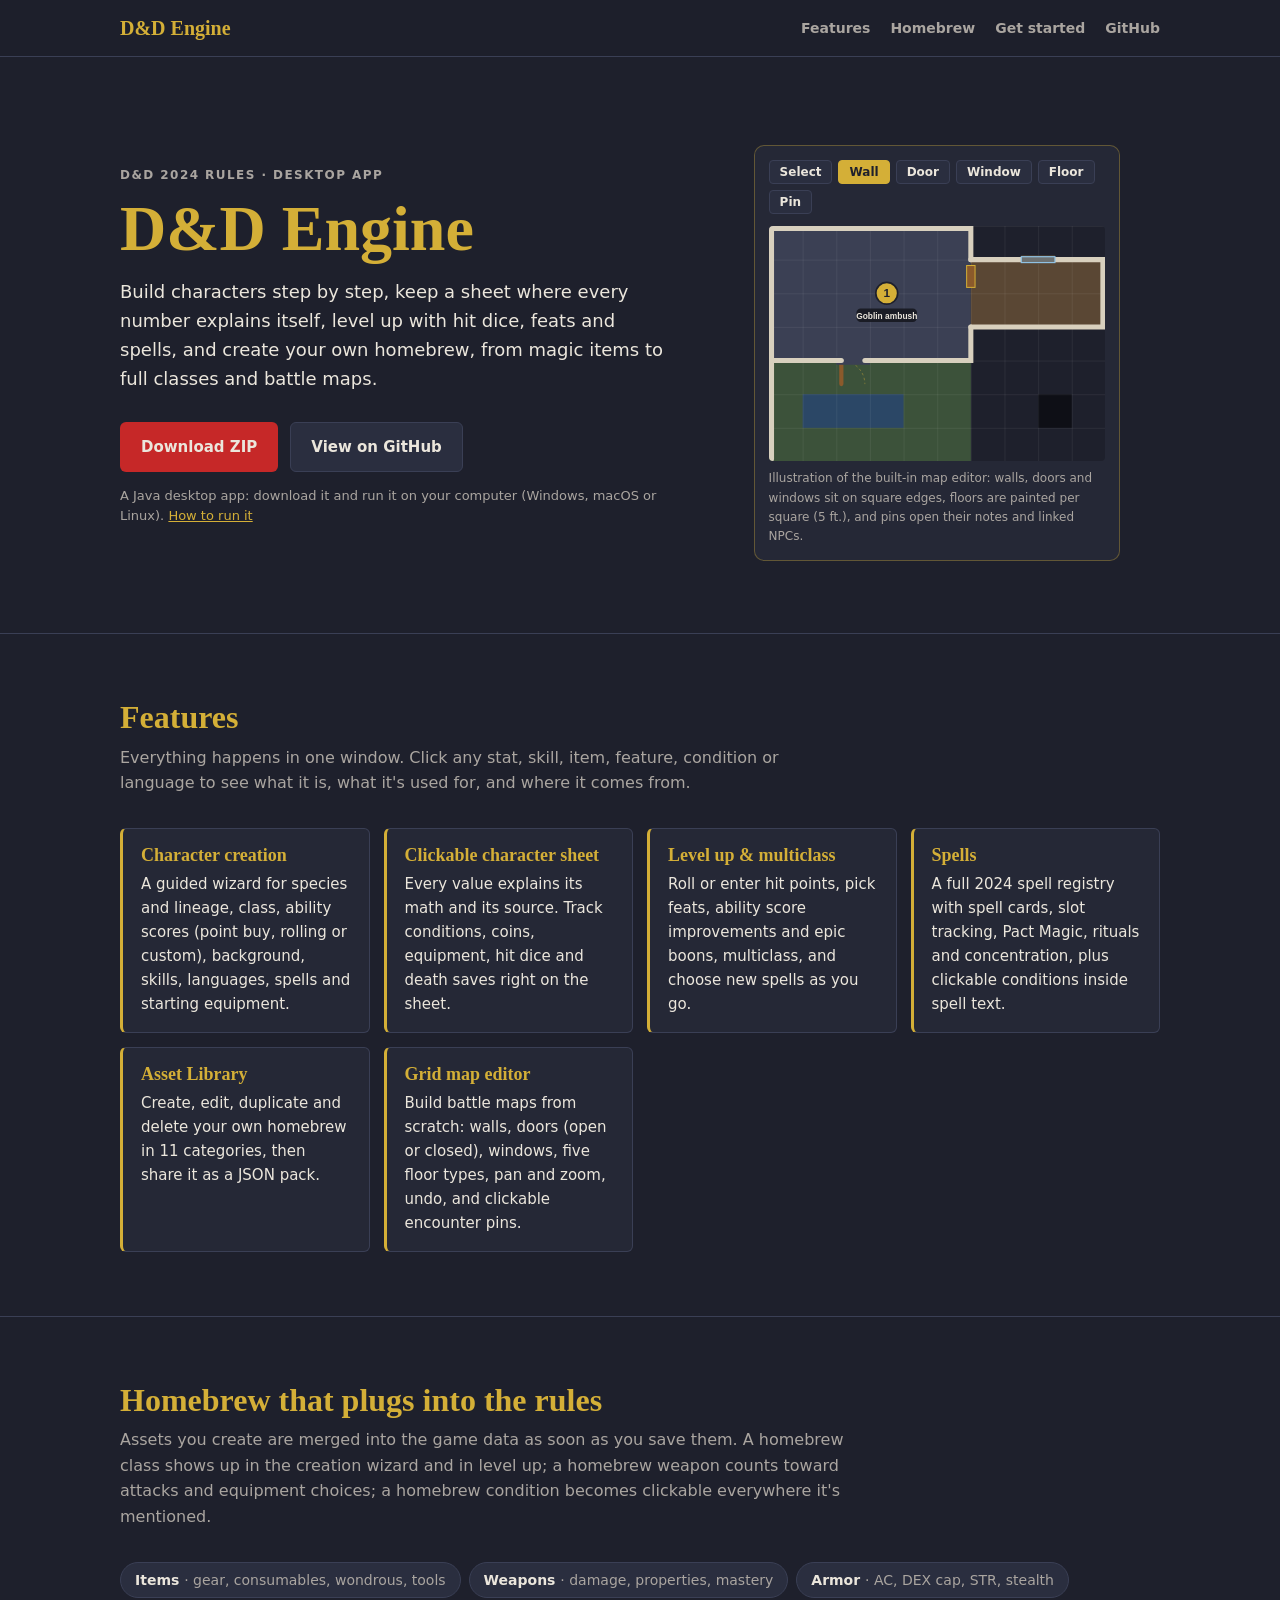
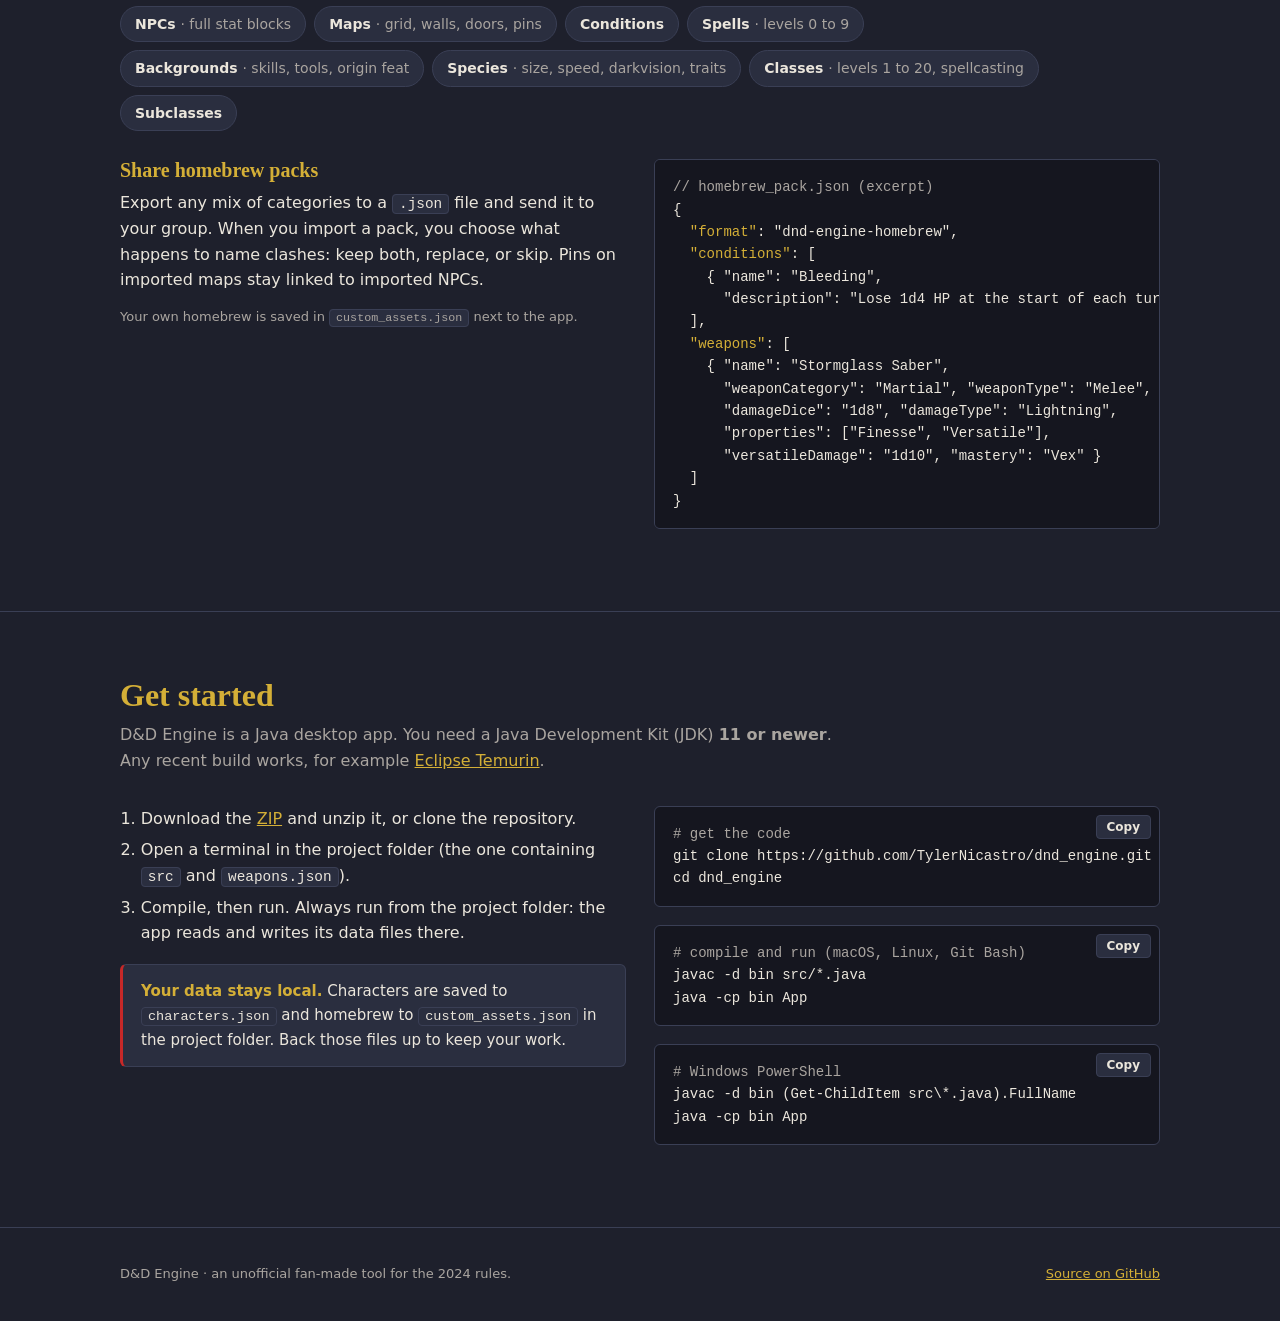
<file: index.html>
<!doctype html>
<html lang="en">
<head>
<meta charset="utf-8">
<meta name="viewport" content="width=device-width, initial-scale=1, viewport-fit=cover">
<title>D&amp;D Engine</title>
<meta name="description" content="A desktop D&amp;D 2024 (5.5e) character builder, character sheet, level-up tool and homebrew Asset Library with a built-in grid map editor.">
<meta name="color-scheme" content="dark">
<meta name="theme-color" content="#1E202C">
<meta property="og:title" content="D&amp;D Engine">
<meta property="og:description" content="Build characters, level them up, and create your own homebrew: items, spells, classes, species, maps and more.">
<meta property="og:type" content="website">
<link rel="icon" href="data:image/svg+xml,%3Csvg xmlns='http://www.w3.org/2000/svg' viewBox='0 0 64 64'%3E%3Cpolygon points='32,3 59,18 59,46 32,61 5,46 5,18' fill='%23252836' stroke='%23D4AF37' stroke-width='4'/%3E%3Ctext x='32' y='42' font-family='Georgia,serif' font-size='26' font-weight='700' fill='%23D4AF37' text-anchor='middle'%3E20%3C/text%3E%3C/svg%3E">
<style>
  :root {
    --bg: #1E202C;
    --card: #252836;
    --row: #2A2E3F;
    --border: #3A3F55;
    --gold: #D4AF37;
    --gold-soft: rgba(212, 175, 55, .35);
    --red: #C62828;
    --red-hover: #DC3C3C;
    --text: #EBE6DC;
    --muted: #AAA5A0;
    --stone: #3B4054;
    --wood: #5A4734;
    --grass: #3C523A;
    --water: #2B4766;
    --pit: #0E0F16;
    --wall: #D8D0BE;
    --serif: Georgia, "Times New Roman", serif;
    --sans: system-ui, -apple-system, "Segoe UI", Roboto, Helvetica, Arial, sans-serif;
    --mono: ui-monospace, "Cascadia Code", Consolas, Menlo, monospace;
    color-scheme: dark;
  }
  * { box-sizing: border-box; }
  html { scroll-behavior: smooth; }
  body {
    margin: 0;
    background: var(--bg);
    color: var(--text);
    font: 16px/1.6 var(--sans);
    padding: env(safe-area-inset-top, 0px) 0 env(safe-area-inset-bottom, 0px);
  }
  a { color: var(--gold); }
  a:hover { color: #E8C860; }
  img { max-width: 100%; }
  .wrap { max-width: 1080px; margin: 0 auto; padding-inline: 20px; }

  /* ---------- nav ---------- */
  nav {
    position: sticky; top: 0; z-index: 10;
    background: rgba(30, 32, 44, .92);
    backdrop-filter: blur(6px);
    border-bottom: 1px solid var(--border);
  }
  nav .wrap { display: flex; align-items: center; gap: 20px; min-height: 56px; flex-wrap: wrap; }
  .brand { font: 700 20px var(--serif); color: var(--gold); text-decoration: none; margin-right: auto; }
  nav a.link { color: var(--muted); text-decoration: none; font-size: 14px; font-weight: 600; }
  nav a.link:hover { color: var(--gold); }

  /* ---------- hero ---------- */
  header.hero { padding-block: 72px 56px; border-bottom: 1px solid var(--border); }
  .hero-grid { display: grid; grid-template-columns: 1.1fr .9fr; gap: 48px; align-items: center; }
  .eyebrow { color: var(--muted); font-size: 12px; font-weight: 700; letter-spacing: .12em; text-transform: uppercase; }
  h1 { font: 700 clamp(40px, 7vw, 64px)/1.05 var(--serif); color: var(--gold); margin: 10px 0 16px; }
  .lede { font-size: 18px; color: var(--text); max-width: 34em; margin: 0 0 28px; }
  .buttons { display: flex; flex-wrap: wrap; gap: 12px; }
  .btn {
    display: inline-block; padding: 12px 20px; border-radius: 6px; font-weight: 700; font-size: 15px;
    text-decoration: none; border: 1px solid transparent; transition: background .15s, border-color .15s, color .15s;
  }
  .btn-primary { background: var(--red); color: var(--text); }
  .btn-primary:hover { background: var(--red-hover); color: var(--text); }
  .btn-secondary { background: var(--row); color: var(--text); border-color: var(--border); }
  .btn-secondary:hover { border-color: var(--gold); color: var(--gold); }
  .note { color: var(--muted); font-size: 13px; margin-top: 14px; }

  /* mini map illustration (pure CSS/SVG, mirrors the in-app editor's palette) */
  .map-card { background: var(--card); border: 1px solid var(--gold-soft); border-radius: 10px; padding: 14px; }
  .map-card .bar { display: flex; gap: 6px; flex-wrap: wrap; margin-bottom: 12px; }
  .tool { font: 700 12px var(--sans); padding: 4px 10px; border-radius: 4px; background: var(--row); border: 1px solid var(--border); color: var(--text); }
  .tool.on { background: var(--gold); color: var(--bg); border-color: var(--gold); }
  .map-card svg { display: block; width: 100%; height: auto; border-radius: 4px; }
  .map-card .caption { color: var(--muted); font-size: 12px; margin-top: 8px; }

  /* ---------- sections ---------- */
  section { padding-block: 64px; border-bottom: 1px solid var(--border); }
  h2 { font: 700 32px/1.2 var(--serif); color: var(--gold); margin: 0 0 8px; }
  .section-lede { color: var(--muted); margin: 0 0 32px; max-width: 46em; }
  .grid { display: grid; grid-template-columns: repeat(auto-fit, minmax(240px, 1fr)); gap: 14px; }
  .card {
    background: var(--card); border: 1px solid var(--border); border-left: 3px solid var(--gold);
    border-radius: 6px; padding: 16px 18px;
  }
  .card h3 { margin: 0 0 6px; font: 700 18px var(--serif); color: var(--gold); }
  .card p { margin: 0; color: var(--text); font-size: 15px; }

  .chips { display: flex; flex-wrap: wrap; gap: 8px; margin: 0 0 28px; padding: 0; list-style: none; }
  .chips li {
    background: var(--row); border: 1px solid var(--border); border-radius: 999px;
    padding: 6px 14px; font-weight: 700; font-size: 14px;
  }
  .chips li span { color: var(--muted); font-weight: 400; }

  .two-col { display: grid; grid-template-columns: 1fr 1fr; gap: 28px; align-items: start; }
  /* let grid columns shrink below their content (code blocks scroll instead of widening the page) */
  .two-col > *, .hero-grid > *, .grid > * { min-width: 0; }

  /* ---------- code ---------- */
  .code {
    position: relative; background: #15161F; border: 1px solid var(--border); border-radius: 6px;
    margin: 0 0 18px; overflow-x: auto;
  }
  .code pre { margin: 0; padding: 16px 18px; font: 14px/1.6 var(--mono); color: var(--text); white-space: pre; }
  .code .c { color: var(--muted); }
  .code .k { color: var(--gold); }
  .copy {
    position: absolute; top: 8px; right: 8px; font: 700 12px var(--sans); cursor: pointer;
    background: var(--row); color: var(--text); border: 1px solid var(--border); border-radius: 4px; padding: 4px 10px;
  }
  .copy:hover { border-color: var(--gold); color: var(--gold); }
  ol.steps { padding-left: 1.3em; margin: 0 0 18px; }
  ol.steps li { margin-bottom: 6px; }
  code.inline { font-family: var(--mono); font-size: .9em; background: var(--row); border: 1px solid var(--border); border-radius: 4px; padding: 1px 6px; }

  .callout {
    background: var(--row); border: 1px solid var(--border); border-left: 3px solid var(--red);
    border-radius: 6px; padding: 14px 18px; color: var(--text); font-size: 15px;
  }
  .callout strong { color: var(--gold); }

  footer { padding-block: 36px; color: var(--muted); font-size: 13px; }
  footer .wrap { display: flex; flex-wrap: wrap; gap: 12px 24px; justify-content: space-between; }

  @media (max-width: 820px) {
    .hero-grid, .two-col { grid-template-columns: 1fr; }
    header.hero { padding-block: 48px 40px; }
    nav a.link.optional { display: none; }
  }
</style>
</head>
<body>

<nav>
  <div class="wrap">
    <a class="brand" href="#top">D&amp;D Engine</a>
    <a class="link optional" href="#features">Features</a>
    <a class="link optional" href="#homebrew">Homebrew</a>
    <a class="link" href="#get-started">Get started</a>
    <a class="link" href="https://github.com/TylerNicastro/dnd_engine">GitHub</a>
  </div>
</nav>

<header class="hero" id="top">
  <div class="wrap hero-grid">
    <div>
      <div class="eyebrow">D&amp;D 2024 rules · Desktop app</div>
      <h1>D&amp;D Engine</h1>
      <p class="lede">Build characters step by step, keep a sheet where every number explains itself, level up with hit dice, feats and spells, and create your own homebrew, from magic items to full classes and battle maps.</p>
      <div class="buttons">
        <a class="btn btn-primary" href="https://github.com/TylerNicastro/dnd_engine/archive/refs/heads/main.zip">Download ZIP</a>
        <a class="btn btn-secondary" href="https://github.com/TylerNicastro/dnd_engine">View on GitHub</a>
      </div>
      <p class="note">A Java desktop app: download it and run it on your computer (Windows, macOS or Linux). <a href="#get-started">How to run it</a></p>
    </div>

    <figure class="map-card" aria-label="Illustration of the built-in grid map editor">
      <div class="bar" aria-hidden="true">
        <span class="tool">Select</span><span class="tool on">Wall</span><span class="tool">Door</span>
        <span class="tool">Window</span><span class="tool">Floor</span><span class="tool">Pin</span>
      </div>
      <svg viewBox="0 0 400 280" role="img" aria-label="A small dungeon: stone room, wooden hall, water, a door, a window and an encounter pin">
        <defs>
          <pattern id="g" width="40" height="40" patternUnits="userSpaceOnUse">
            <path d="M40 0H0V40" fill="none" stroke="rgba(255,255,255,.14)" stroke-width="1"/>
          </pattern>
        </defs>
        <rect width="400" height="280" fill="#1E202C"/>
        <rect x="0" y="0" width="240" height="160" fill="#3B4054"/>
        <rect x="240" y="40" width="160" height="80" fill="#5A4734"/>
        <rect x="0" y="160" width="240" height="120" fill="#3C523A"/>
        <rect x="40" y="200" width="120" height="40" fill="#2B4766"/>
        <rect x="320" y="200" width="40" height="40" fill="#0E0F16"/>
        <rect width="400" height="280" fill="url(#g)"/>
        <g stroke="#D8D0BE" stroke-width="6" stroke-linecap="round" fill="none">
          <path d="M3 3H240V40M240 120V160H3V3"/>
          <path d="M240 40H397V120H240"/>
          <path d="M3 160V277"/>
        </g>
        <!-- closed door on the room's east wall -->
        <rect x="235" y="47" width="10" height="26" fill="#8B5A2B" stroke="#D4AF37" stroke-width="1.2"/>
        <!-- open door on the room's south wall -->
        <path d="M86 160A28 28 0 0 1 114 188" stroke="rgba(212,175,55,.5)" stroke-dasharray="3 3" fill="none"/>
        <line x1="86" y1="160" x2="86" y2="188" stroke="#8B5A2B" stroke-width="5" stroke-linecap="round"/>
        <rect x="80" y="155" width="40" height="10" fill="#3B4054"/>
        <line x1="80" y1="160" x2="86" y2="160" stroke="#D8D0BE" stroke-width="6" stroke-linecap="round"/>
        <line x1="114" y1="160" x2="120" y2="160" stroke="#D8D0BE" stroke-width="6" stroke-linecap="round"/>
        <!-- window on the hall's north wall -->
        <rect x="300" y="35" width="40" height="10" fill="#5A4734"/>
        <rect x="300" y="36.5" width="40" height="7" fill="rgba(143,193,227,.35)" stroke="#8FC1E3" stroke-width="1.4"/>
        <!-- encounter pin -->
        <circle cx="140" cy="80" r="13" fill="#D4AF37" stroke="#1E202C" stroke-width="2"/>
        <text x="140" y="85" text-anchor="middle" font-family="Arial, sans-serif" font-weight="700" font-size="14" fill="#1E202C">1</text>
        <rect x="104" y="98" width="72" height="16" rx="5" fill="rgba(20,22,30,.85)"/>
        <text x="140" y="110" text-anchor="middle" font-family="Arial, sans-serif" font-weight="700" font-size="10" fill="#EBE6DC">Goblin ambush</text>
      </svg>
      <figcaption class="caption">Illustration of the built-in map editor: walls, doors and windows sit on square edges, floors are painted per square (5 ft.), and pins open their notes and linked NPCs.</figcaption>
    </figure>
  </div>
</header>

<main>
  <section id="features">
    <div class="wrap">
      <h2>Features</h2>
      <p class="section-lede">Everything happens in one window. Click any stat, skill, item, feature, condition or language to see what it is, what it's used for, and where it comes from.</p>
      <div class="grid">
        <div class="card"><h3>Character creation</h3><p>A guided wizard for species and lineage, class, ability scores (point buy, rolling or custom), background, skills, languages, spells and starting equipment.</p></div>
        <div class="card"><h3>Clickable character sheet</h3><p>Every value explains its math and its source. Track conditions, coins, equipment, hit dice and death saves right on the sheet.</p></div>
        <div class="card"><h3>Level up &amp; multiclass</h3><p>Roll or enter hit points, pick feats, ability score improvements and epic boons, multiclass, and choose new spells as you go.</p></div>
        <div class="card"><h3>Spells</h3><p>A full 2024 spell registry with spell cards, slot tracking, Pact Magic, rituals and concentration, plus clickable conditions inside spell text.</p></div>
        <div class="card"><h3>Asset Library</h3><p>Create, edit, duplicate and delete your own homebrew in 11 categories, then share it as a JSON pack.</p></div>
        <div class="card"><h3>Grid map editor</h3><p>Build battle maps from scratch: walls, doors (open or closed), windows, five floor types, pan and zoom, undo, and clickable encounter pins.</p></div>
      </div>
    </div>
  </section>

  <section id="homebrew">
    <div class="wrap">
      <h2>Homebrew that plugs into the rules</h2>
      <p class="section-lede">Assets you create are merged into the game data as soon as you save them. A homebrew class shows up in the creation wizard and in level up; a homebrew weapon counts toward attacks and equipment choices; a homebrew condition becomes clickable everywhere it's mentioned.</p>
      <ul class="chips">
        <li>Items <span>· gear, consumables, wondrous, tools</span></li>
        <li>Weapons <span>· damage, properties, mastery</span></li>
        <li>Armor <span>· AC, DEX cap, STR, stealth</span></li>
        <li>NPCs <span>· full stat blocks</span></li>
        <li>Maps <span>· grid, walls, doors, pins</span></li>
        <li>Conditions</li>
        <li>Spells <span>· levels 0 to 9</span></li>
        <li>Backgrounds <span>· skills, tools, origin feat</span></li>
        <li>Species <span>· size, speed, darkvision, traits</span></li>
        <li>Classes <span>· levels 1 to 20, spellcasting</span></li>
        <li>Subclasses</li>
      </ul>
      <div class="two-col">
        <div>
          <h3 style="font:700 20px var(--serif);color:var(--gold);margin:0 0 8px">Share homebrew packs</h3>
          <p style="margin:0 0 14px">Export any mix of categories to a <code class="inline">.json</code> file and send it to your group. When you import a pack, you choose what happens to name clashes: keep both, replace, or skip. Pins on imported maps stay linked to imported NPCs.</p>
          <p class="note" style="margin:0">Your own homebrew is saved in <code class="inline">custom_assets.json</code> next to the app.</p>
        </div>
        <div class="code" aria-label="Example homebrew pack">
          <pre><span class="c">// homebrew_pack.json (excerpt)</span>
{
  <span class="k">"format"</span>: "dnd-engine-homebrew",
  <span class="k">"conditions"</span>: [
    { "name": "Bleeding",
      "description": "Lose 1d4 HP at the start of each turn." }
  ],
  <span class="k">"weapons"</span>: [
    { "name": "Stormglass Saber",
      "weaponCategory": "Martial", "weaponType": "Melee",
      "damageDice": "1d8", "damageType": "Lightning",
      "properties": ["Finesse", "Versatile"],
      "versatileDamage": "1d10", "mastery": "Vex" }
  ]
}</pre>
        </div>
      </div>
    </div>
  </section>

  <section id="get-started">
    <div class="wrap">
      <h2>Get started</h2>
      <p class="section-lede">D&amp;D Engine is a Java desktop app. You need a Java Development Kit (JDK) <strong>11 or newer</strong>. Any recent build works, for example <a href="https://adoptium.net/">Eclipse Temurin</a>.</p>
      <div class="two-col">
        <div>
          <ol class="steps">
            <li>Download the <a href="https://github.com/TylerNicastro/dnd_engine/archive/refs/heads/main.zip">ZIP</a> and unzip it, or clone the repository.</li>
            <li>Open a terminal in the project folder (the one containing <code class="inline">src</code> and <code class="inline">weapons.json</code>).</li>
            <li>Compile, then run. Always run from the project folder: the app reads and writes its data files there.</li>
          </ol>
          <div class="callout"><strong>Your data stays local.</strong> Characters are saved to <code class="inline">characters.json</code> and homebrew to <code class="inline">custom_assets.json</code> in the project folder. Back those files up to keep your work.</div>
        </div>
        <div>
          <div class="code">
            <button class="copy" type="button" data-copy="clone">Copy</button>
<pre id="clone"><span class="c"># get the code</span>
git clone https://github.com/TylerNicastro/dnd_engine.git
cd dnd_engine</pre>
          </div>
          <div class="code">
            <button class="copy" type="button" data-copy="run">Copy</button>
<pre id="run"><span class="c"># compile and run (macOS, Linux, Git Bash)</span>
javac -d bin src/*.java
java -cp bin App</pre>
          </div>
          <div class="code">
            <button class="copy" type="button" data-copy="runwin">Copy</button>
<pre id="runwin"><span class="c"># Windows PowerShell</span>
javac -d bin (Get-ChildItem src\*.java).FullName
java -cp bin App</pre>
          </div>
        </div>
      </div>
    </div>
  </section>
</main>

<footer>
  <div class="wrap">
    <span>D&amp;D Engine · an unofficial fan-made tool for the 2024 rules.</span>
    <span><a href="https://github.com/TylerNicastro/dnd_engine">Source on GitHub</a></span>
  </div>
</footer>

<script>
  // Copy buttons for the command blocks (Clipboard API needs HTTPS, which GitHub Pages provides)
  document.querySelectorAll('.copy').forEach(function (btn) {
    btn.addEventListener('click', function () {
      var pre = document.getElementById(btn.getAttribute('data-copy'));
      var text = pre.innerText.split('\n').filter(function (l) { return l.trim().charAt(0) !== '#'; }).join('\n').trim();
      var done = function (ok) {
        btn.textContent = ok ? 'Copied' : 'Select & copy';
        setTimeout(function () { btn.textContent = 'Copy'; }, 1600);
      };
      if (navigator.clipboard && window.isSecureContext) {
        navigator.clipboard.writeText(text).then(function () { done(true); }, function () { done(false); });
      } else {
        var range = document.createRange();
        range.selectNodeContents(pre);
        var sel = window.getSelection();
        sel.removeAllRanges();
        sel.addRange(range);
        done(false);
      }
    });
  });
</script>
</body>
</html>
</file>
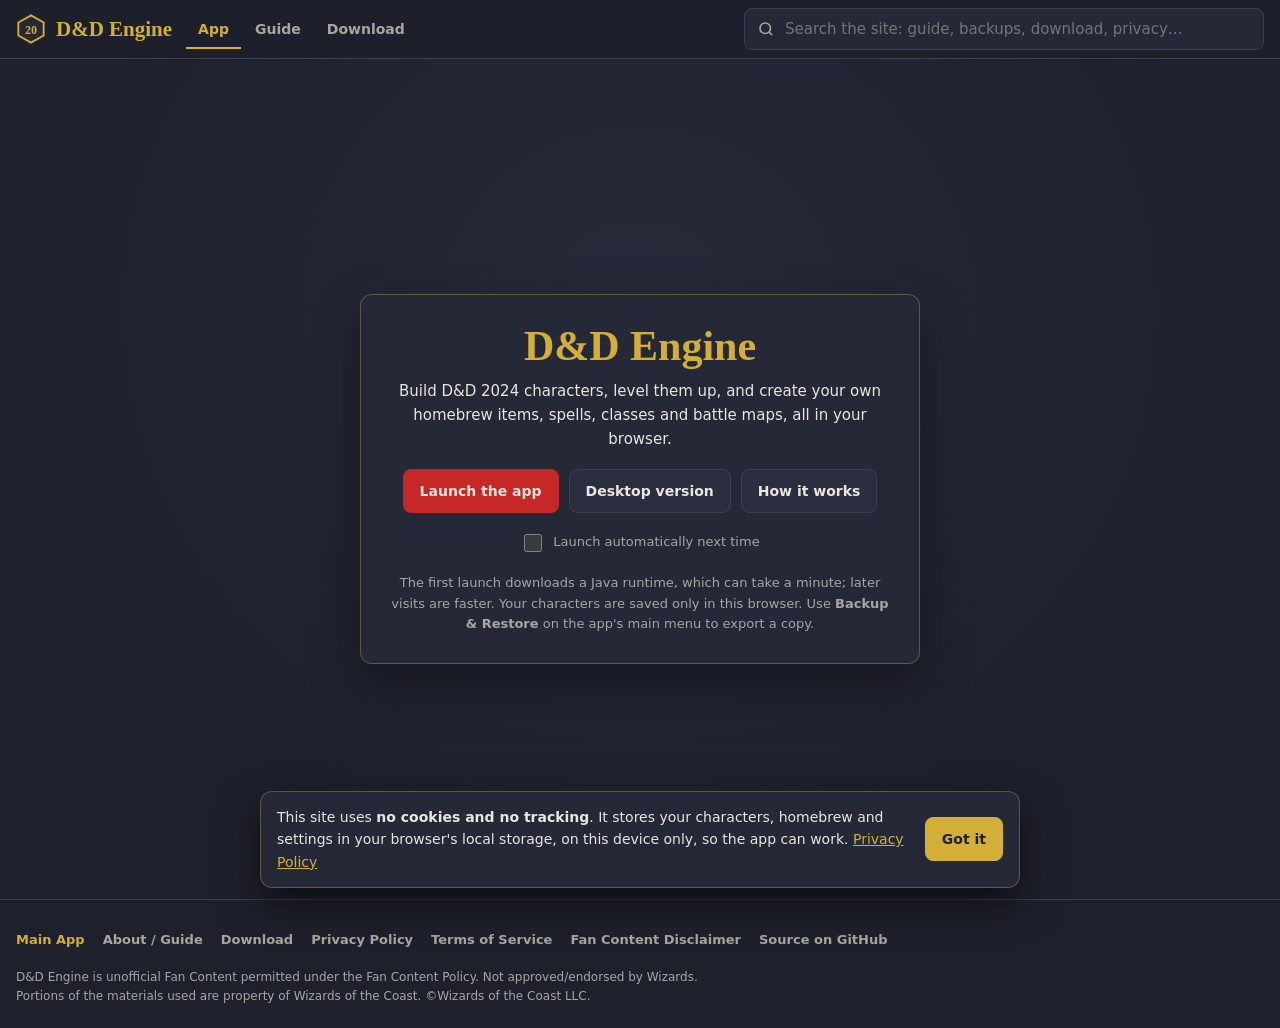
<file: web/index.html>
<!doctype html>
<html lang="en">
<head>
<meta charset="utf-8">
<meta name="viewport" content="width=device-width, initial-scale=1, viewport-fit=cover">
<title>D&amp;D Engine: Character Builder &amp; Homebrew Toolkit</title>
<meta name="description" content="Free, unofficial D&amp;D 2024 (5.5e) character builder that runs in your browser: guided character creation, a clickable character sheet, level up, spells, a homebrew Asset Library and a grid map editor. Your data stays on your device.">
<meta name="keywords" content="D&amp;D, 5.5e, 2024 rules, character builder, character sheet, homebrew, spells, feats, battle map">
<meta name="author" content="Tyler Nicastro">
<meta name="robots" content="index, follow">
<meta name="color-scheme" content="dark">
<meta name="theme-color" content="#1E202C">
<link rel="canonical" href="https://tylernicastro.github.io/dnd_engine/">

<meta property="og:type" content="website">
<meta property="og:site_name" content="D&amp;D Engine">
<meta property="og:title" content="D&amp;D Engine: Character Builder &amp; Homebrew Toolkit">
<meta property="og:description" content="Build D&amp;D 2024 characters, level them up, and create homebrew items, spells, classes and battle maps, right in your browser.">
<meta property="og:url" content="https://tylernicastro.github.io/dnd_engine/">
<meta property="og:image" content="https://tylernicastro.github.io/dnd_engine/og-image.png">
<meta property="og:image:width" content="1200">
<meta property="og:image:height" content="630">
<meta property="og:image:alt" content="D&amp;D Engine: character builder and homebrew toolkit">
<meta name="twitter:card" content="summary_large_image">
<meta name="twitter:title" content="D&amp;D Engine: Character Builder &amp; Homebrew Toolkit">
<meta name="twitter:description" content="Build D&amp;D 2024 characters and homebrew in your browser. Your data stays on your device.">
<meta name="twitter:image" content="https://tylernicastro.github.io/dnd_engine/og-image.png">

<link rel="icon" href="data:image/svg+xml,%3Csvg xmlns='http://www.w3.org/2000/svg' viewBox='0 0 64 64'%3E%3Cpolygon points='32,3 59,18 59,46 32,61 5,46 5,18' fill='%23252836' stroke='%23D4AF37' stroke-width='4'/%3E%3Ctext x='32' y='42' font-family='Georgia,serif' font-size='26' font-weight='700' fill='%23D4AF37' text-anchor='middle'%3E20%3C/text%3E%3C/svg%3E">
<link rel="stylesheet" href="site.css">

<script type="application/ld+json">
{
  "@context": "https://schema.org",
  "@type": "WebApplication",
  "name": "D&D Engine",
  "url": "https://tylernicastro.github.io/dnd_engine/",
  "applicationCategory": "GameApplication",
  "operatingSystem": "Any (modern web browser); desktop version for Windows, macOS and Linux",
  "description": "Unofficial D&D 2024 character builder, character sheet, level-up tool and homebrew toolkit.",
  "offers": { "@type": "Offer", "price": "0", "priceCurrency": "USD" }
}
</script>

<!-- CheerpJ runs the Java app in the browser. CheerpJ 5 with Java 11 (the app needs Java 9+ APIs, so CheerpJ 3 / Java 8 can't run it). -->
<script src="https://cjrtnc.leaningtech.com/5.0/loader.js" defer></script>

<style>
  /* App page only: the CheerpJ display and its launch / loading / error cards */
  footer.site { border-top: 0; }
  .app-frame {
    position: relative; flex: none;
    height: calc(100vh - var(--header-h));
    height: calc(100dvh - var(--header-h));
    min-height: 460px;
    background: var(--bg);
    border-bottom: 1px solid var(--border);
  }
  #display { position: absolute; inset: 0; width: 100%; height: 100%; }
  .stage {
    position: absolute; inset: 0; z-index: 5; display: flex; align-items: center; justify-content: center;
    padding: 24px max(16px, env(safe-area-inset-left, 0px)); background: radial-gradient(ellipse at 50% 30%, #262a3a 0%, var(--bg) 70%);
  }
  .stage-card {
    width: 100%; max-width: 560px; background: var(--card); border: 1px solid var(--gold-soft); border-radius: 12px;
    padding: 28px; text-align: center; box-shadow: 0 20px 50px rgba(0, 0, 0, .35);
  }
  .stage-card h1 { font: 700 clamp(30px, 6vw, 42px)/1.1 var(--serif); color: var(--gold); margin: 0 0 10px; }
  .stage-card p { margin: 0 0 18px; }
  .stage-card .fine { color: var(--muted); font-size: 13px; margin: 14px 0 0; }
  .stage-card .row { justify-content: center; }
  .check { display: inline-flex; align-items: center; gap: 8px; margin-top: 14px; color: var(--muted); font-size: 13px; cursor: pointer; min-height: 32px; }
  .check input { width: 18px; height: 18px; accent-color: var(--gold); }
  .tip { display: none; margin-top: 14px; padding: 10px 12px; border-radius: 8px; background: var(--row); border: 1px solid var(--border); color: var(--text); font-size: 13px; text-align: left; }
  .spinner { width: 42px; height: 42px; margin: 4px auto 16px; border-radius: 50%; border: 4px solid var(--row); border-top-color: var(--gold); animation: spin 1s linear infinite; }
  @keyframes spin { to { transform: rotate(360deg); } }
  @media (prefers-reduced-motion: reduce) { .spinner { animation-duration: 3s; } }
  @media (max-width: 860px) { .tip { display: block; } }
  @media (max-width: 460px) { .stage-card { padding: 20px 16px; } }
</style>
</head>
<body>
<a class="skip" href="#main">Skip to content</a>

<header class="site" id="siteHeader">
  <div class="bar">
    <a class="brand" href="./" aria-label="D&amp;D Engine home">
      <svg viewBox="0 0 64 64" aria-hidden="true"><polygon points="32,3 59,18 59,46 32,61 5,46 5,18" fill="#252836" stroke="#D4AF37" stroke-width="4"/><text x="32" y="42" font-family="Georgia,serif" font-size="26" font-weight="700" fill="#D4AF37" text-anchor="middle">20</text></svg>
      <span>D&amp;D Engine</span>
    </a>
    <nav class="nav" aria-label="Main">
      <a href="./" aria-current="page">App</a>
      <a href="about.html">Guide</a>
      <a href="download.html">Download</a>
    </nav>
    <div class="search" id="search" role="search">
      <label class="sr-only" for="q">Search this website</label>
      <svg class="icon" width="18" height="18" viewBox="0 0 24 24" fill="none" stroke="currentColor" stroke-width="2.2" aria-hidden="true"><circle cx="11" cy="11" r="7"/><path d="m20 20-3.5-3.5"/></svg>
      <input id="q" type="search" autocomplete="off" spellcheck="false" enterkeyhint="go"
             placeholder="Search the site: guide, backups, download, privacy…"
             role="combobox" aria-expanded="false" aria-controls="resultList" aria-autocomplete="list">
      <button class="clear" id="qClear" type="button" aria-label="Clear search" hidden>&times;</button>
      <div class="results" id="results" hidden><ul id="resultList" role="listbox" aria-label="Pages and sections"></ul></div>
    </div>
  </div>
</header>

<main id="main">
  <section class="app-frame" aria-label="D&amp;D Engine app">
    <div id="display"></div>

    <div class="stage" id="stageLaunch">
      <div class="stage-card">
        <h1>D&amp;D Engine</h1>
        <p>Build D&amp;D 2024 characters, level them up, and create your own homebrew items, spells, classes and battle maps, all in your browser.</p>
        <div class="row">
          <button class="btn btn-primary" id="launchBtn" type="button">Launch the app</button>
          <a class="btn" href="download.html">Desktop version</a>
          <a class="btn" href="about.html">How it works</a>
        </div>
        <label class="check"><input type="checkbox" id="autoLaunch"> Launch automatically next time</label>
        <p class="fine">The first launch downloads a Java runtime, which can take a minute; later visits are faster. Your characters are saved only in this browser. Use <strong>Backup &amp; Restore</strong> on the app's main menu to export a copy.</p>
        <div class="tip">Tip: the app is designed for larger screens. On a phone, turn it sideways or use a tablet or computer for the best experience.</div>
      </div>
    </div>

    <div class="stage" id="stageLoading" hidden>
      <div class="stage-card" role="status" aria-live="polite">
        <div class="spinner" aria-hidden="true"></div>
        <p id="loadingText" style="margin:0">Starting the Java runtime…</p>
      </div>
    </div>

    <div class="stage" id="stageError" hidden>
      <div class="stage-card" role="alert">
        <h1 style="font-size:28px">Couldn't start the app</h1>
        <p id="errorText"></p>
        <div class="row">
          <button class="btn btn-primary" id="retryBtn" type="button">Try again</button>
          <a class="btn" href="download.html">Get the desktop version</a>
        </div>
      </div>
    </div>
  </section>
</main>

<footer class="site">
  <div class="inner">
    <nav aria-label="Site links">
      <a href="./" aria-current="page">Main App</a>
      <a href="about.html">About / Guide</a>
      <a href="download.html">Download</a>
      <a href="privacy.html">Privacy Policy</a>
      <a href="terms.html">Terms of Service</a>
      <a href="disclaimer.html">Fan Content Disclaimer</a>
      <a href="https://github.com/TylerNicastro/dnd_engine">Source on GitHub</a>
    </nav>
    <p class="fan">D&amp;D Engine is unofficial Fan Content permitted under the Fan Content Policy. Not approved/endorsed by Wizards. Portions of the materials used are property of Wizards of the Coast. ©Wizards of the Coast LLC.</p>
  </div>
</footer>

<div class="consent" id="consent" role="region" aria-label="Storage notice" hidden>
  <p>This site uses <strong>no cookies and no tracking</strong>. It stores your characters, homebrew and settings in your browser's local storage, on this device only, so the app can work. <a href="privacy.html">Privacy Policy</a></p>
  <button class="btn btn-gold" id="consentOk" type="button">Got it</button>
</div>

<script src="site.js"></script>
<script>
// App launcher. The CheerpJ loader (deferred, in <head>) is only touched lazily.
(function () {
  "use strict";
  var $ = function (s) { return document.querySelector(s); };
  function sget(k) { try { return window.localStorage.getItem(k); } catch (e) { return null; } }
  function sset(k, v) { try { window.localStorage.setItem(k, v); } catch (e) { /* storage blocked */ } }
  function sdel(k) { try { window.localStorage.removeItem(k); } catch (e) { /* storage blocked */ } }
  var KEY_AUTOLAUNCH = "dndengine.autoLaunch";
  try { window.sessionStorage.removeItem("dndengine.pendingImport"); } catch (e) { /* left over from the old import flow */ }

  // Old links to the legal pages used #hashes on this page
  var MOVED = { "#privacy": "privacy.html", "#terms": "terms.html", "#disclaimer": "disclaimer.html", "#about": "about.html" };
  if (MOVED[location.hash]) { location.replace(MOVED[location.hash]); return; }

  // ---------------- Backup & Restore bridge (see src/WebBridge.java) ----------------
  // Java native methods implemented in JavaScript (CheerpJ "natives"): the app's Export JSON / Import JSON
  // buttons call these to download a file or open the browser's file picker.
  function download(name, text) {
    var url = URL.createObjectURL(new Blob([text], { type: "application/json" }));
    var a = document.createElement("a");
    a.href = url;
    a.download = name;
    document.body.appendChild(a);
    a.click();
    a.remove();
    setTimeout(function () { URL.revokeObjectURL(url); }, 4000);
  }
  async function Java_WebBridge_downloadFile(lib, name, text) {
    download(String(name), String(text));
  }
  // Resolves with the file's text, "" if cancelled, or the TOO_LARGE marker (WebBridge.TOO_LARGE)
  function Java_WebBridge_pickTextFile(lib) {
    return new Promise(function (resolve) {
      var input = document.createElement("input");
      input.type = "file";
      input.accept = ".json,application/json";
      input.style.display = "none";
      document.body.appendChild(input);
      var done = false;
      function finish(v) {
        if (done) return;
        done = true;
        window.removeEventListener("focus", onFocus);
        input.remove();
        resolve(v);
      }
      function onFocus() { // fallback for browsers without the "cancel" event
        setTimeout(function () { if (!input.files || !input.files.length) finish(""); }, 800);
      }
      input.addEventListener("change", function () {
        var f = input.files && input.files[0];
        if (!f) { finish(""); return; }
        if (f.size > 8 * 1024 * 1024) { finish("\u0000too-large"); return; }
        f.text().then(finish, function () { finish(""); });
      });
      input.addEventListener("cancel", function () { finish(""); });
      window.addEventListener("focus", onFocus);
      input.click();
    });
  }

  // ---------------- Token images (see src/WebBridge.java and src/Tokens.java) ----------------
  // Both natives resolve with a Base64 PNG, center-cropped and scaled to 128 × 128 here (so Java never has to
  // decode a large photo), "" when cancelled / nothing to paste, or "\u0000" + a message to show in the app.
  var TOKEN_SIZE = 128;
  function tokenThumb(blob) {
    return new Promise(function (resolve) {
      var url = URL.createObjectURL(blob);
      var img = new Image();
      img.onload = function () {
        var w = img.naturalWidth, h = img.naturalHeight, s = Math.min(w, h);
        var c = document.createElement("canvas");
        c.width = c.height = TOKEN_SIZE;
        var ctx = c.getContext("2d");
        ctx.imageSmoothingEnabled = true;
        ctx.imageSmoothingQuality = "high";
        ctx.drawImage(img, (w - s) / 2, (h - s) / 2, s, s, 0, 0, TOKEN_SIZE, TOKEN_SIZE);
        URL.revokeObjectURL(url);
        resolve(c.toDataURL("image/png").replace(/^data:image\/png;base64,/, ""));
      };
      img.onerror = function () {
        URL.revokeObjectURL(url);
        resolve("\u0000That file isn't an image the browser can read. Use a PNG or JPG.");
      };
      img.src = url;
    });
  }
  function Java_WebBridge_pickImageFile(lib) {
    return new Promise(function (resolve) {
      var input = document.createElement("input");
      input.type = "file";
      input.accept = "image/png,image/jpeg,image/gif,image/webp";
      input.style.display = "none";
      document.body.appendChild(input);
      var done = false;
      function finish(v) {
        if (done) return;
        done = true;
        window.removeEventListener("focus", onFocus);
        input.remove();
        resolve(v);
      }
      function onFocus() {
        setTimeout(function () { if (!input.files || !input.files.length) finish(""); }, 800);
      }
      input.addEventListener("change", function () {
        var f = input.files && input.files[0];
        if (!f) { finish(""); return; }
        if (f.size > 25 * 1024 * 1024) { finish("\u0000That image is too large (over 25 MB)."); return; }
        tokenThumb(f).then(finish, function () { finish("\u0000Couldn't read that image."); });
      });
      input.addEventListener("cancel", function () { finish(""); });
      window.addEventListener("focus", onFocus);
      input.click();
    });
  }
  async function Java_WebBridge_readClipboardImage(lib) {
    if (!navigator.clipboard || !navigator.clipboard.read) {
      return "\u0000This browser doesn't let web pages read images from the clipboard. Use Upload Image instead.";
    }
    try {
      var items = await navigator.clipboard.read();
      for (var i = 0; i < items.length; i++) {
        for (var j = 0; j < items[i].types.length; j++) {
          var type = items[i].types[j];
          if (type.indexOf("image/") === 0) return await tokenThumb(await items[i].getType(type));
        }
      }
      return "";
    } catch (e) {
      return "\u0000The browser blocked clipboard access. Allow it when asked, or use Upload Image instead.";
    }
  }

  // ---------------- CheerpJ app ----------------
  // CheerpJ's /app/ mount is the web server root, so on a GitHub Pages project site (/dnd_engine/)
  // the jar lives at /app/dnd_engine/dnd_engine.jar. Derive it from the page URL so any host path works.
  var SITE_DIR = location.pathname.replace(/[^/]*$/, "");
  var APP_DIR = "/app" + SITE_DIR;
  var runtimePromise = null, launched = false;

  function ensureRuntime() {
    if (typeof window.cheerpjInit !== "function") {
      return Promise.reject(new Error("The Java runtime (CheerpJ) couldn't be downloaded. Check your internet connection, or allow cjrtnc.leaningtech.com if you use a content blocker."));
    }
    if (!runtimePromise) {
      runtimePromise = window.cheerpjInit({
        version: 11,
        natives: {
          Java_WebBridge_downloadFile: Java_WebBridge_downloadFile,
          Java_WebBridge_pickTextFile: Java_WebBridge_pickTextFile,
          Java_WebBridge_pickImageFile: Java_WebBridge_pickImageFile,
          Java_WebBridge_readClipboardImage: Java_WebBridge_readClipboardImage
        }
      }).catch(function (err) { runtimePromise = null; throw err; });
    }
    return runtimePromise;
  }

  function stage(name, text) {
    $("#stageLaunch").hidden = name !== "launch";
    $("#stageLoading").hidden = name !== "loading";
    $("#stageError").hidden = name !== "error";
    if (name === "loading" && text) $("#loadingText").textContent = text;
    if (name === "error") $("#errorText").textContent = text || "Something went wrong.";
  }

  function launch() {
    if (launched) return;
    launched = true;
    stage("loading", "Starting the Java runtime…");
    ensureRuntime().then(function () {
      stage("loading", "Opening D&D Engine…");
      window.cheerpjCreateDisplay(-1, -1, document.getElementById("display"));
      // Hide our overlay once CheerpJ has its display up; it shows its own progress while the app loads
      setTimeout(function () { stage("none"); }, 400);
      return window.cheerpjRunJar(APP_DIR + "dnd_engine.jar", "--web", "--data=" + APP_DIR);
    }).catch(function (err) {
      launched = false;
      stage("error", (err && err.message) || String(err));
    });
  }

  $("#launchBtn").addEventListener("click", function () {
    if ($("#autoLaunch").checked) sset(KEY_AUTOLAUNCH, "1"); else sdel(KEY_AUTOLAUNCH);
    launch();
  });
  $("#retryBtn").addEventListener("click", function () { location.reload(); });
  $("#autoLaunch").checked = sget(KEY_AUTOLAUNCH) === "1";

  // Auto-start when the visitor opted in, or with a ?launch link
  if (sget(KEY_AUTOLAUNCH) === "1" || /[?&]launch\b/.test(location.search)) {
    window.addEventListener("load", launch); // the CheerpJ loader script (deferred) is ready by then
  }
})();
</script>
</body>
</html>
</file>
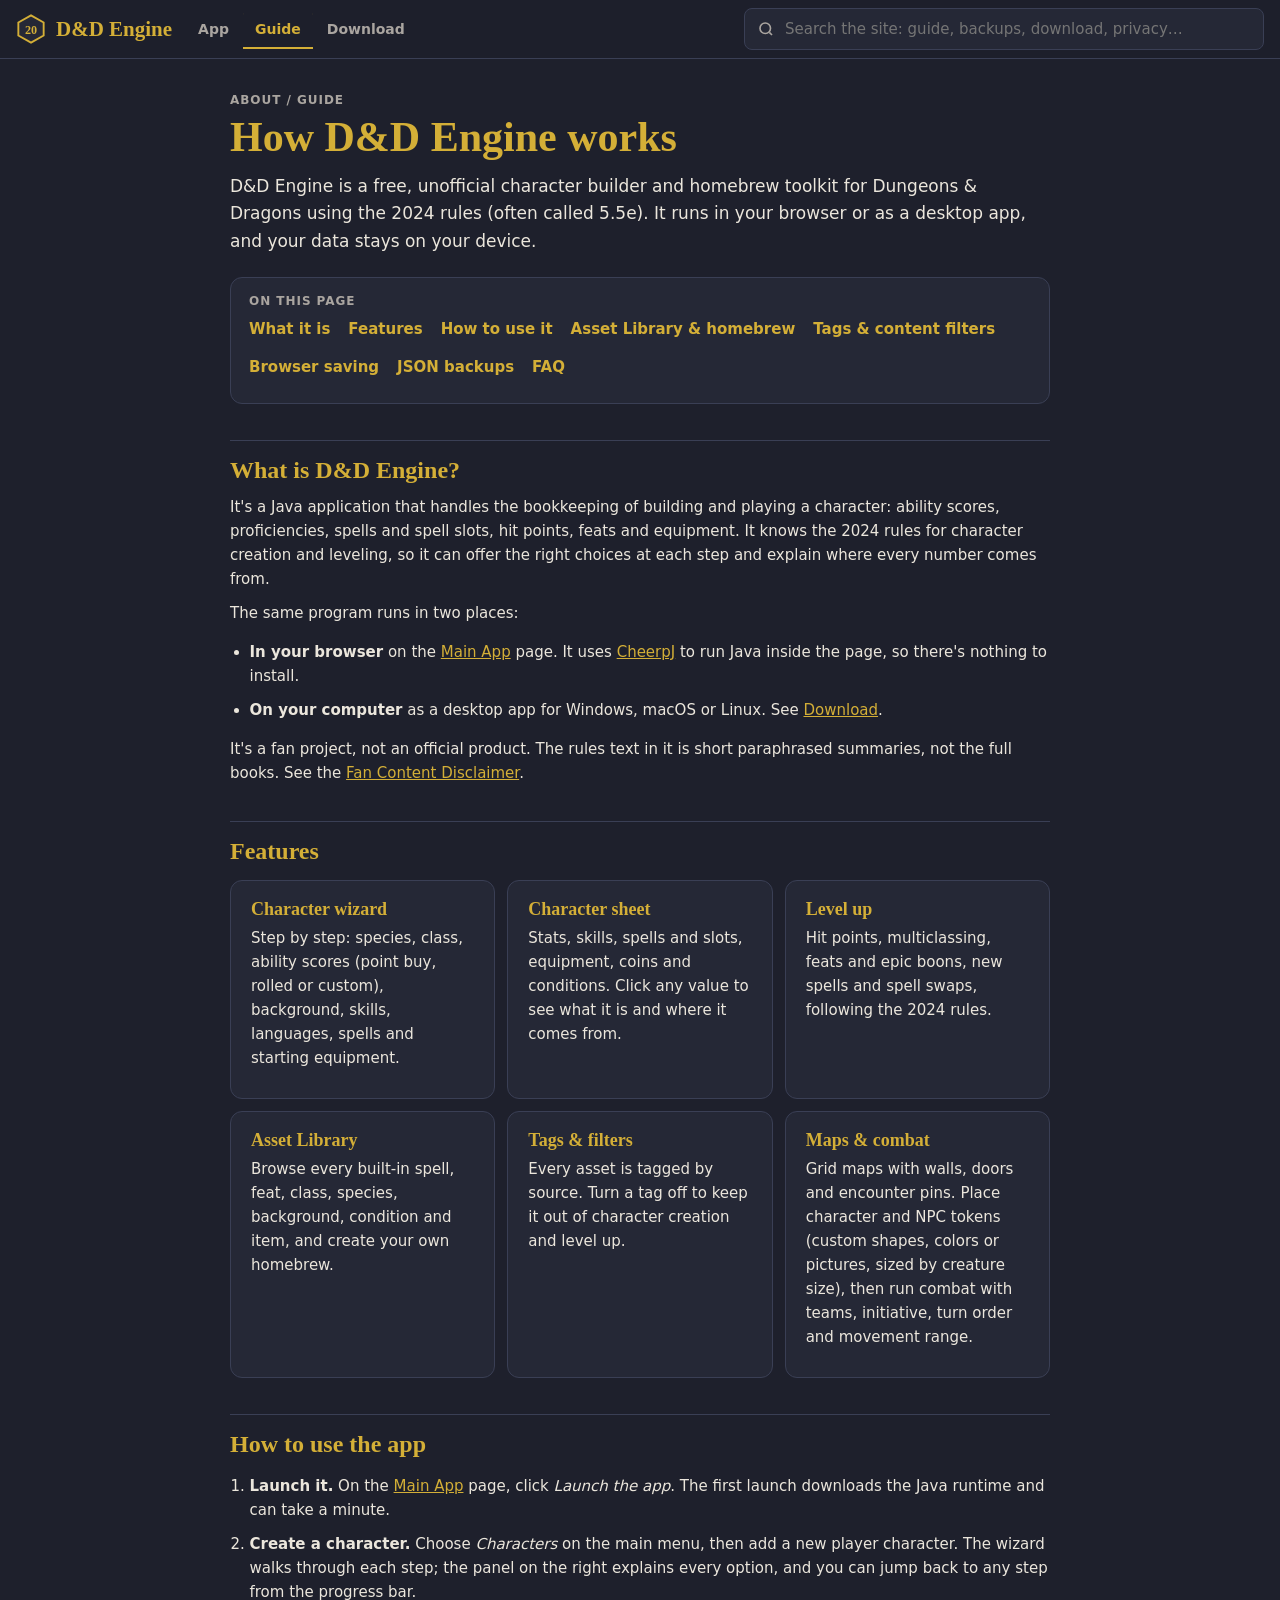
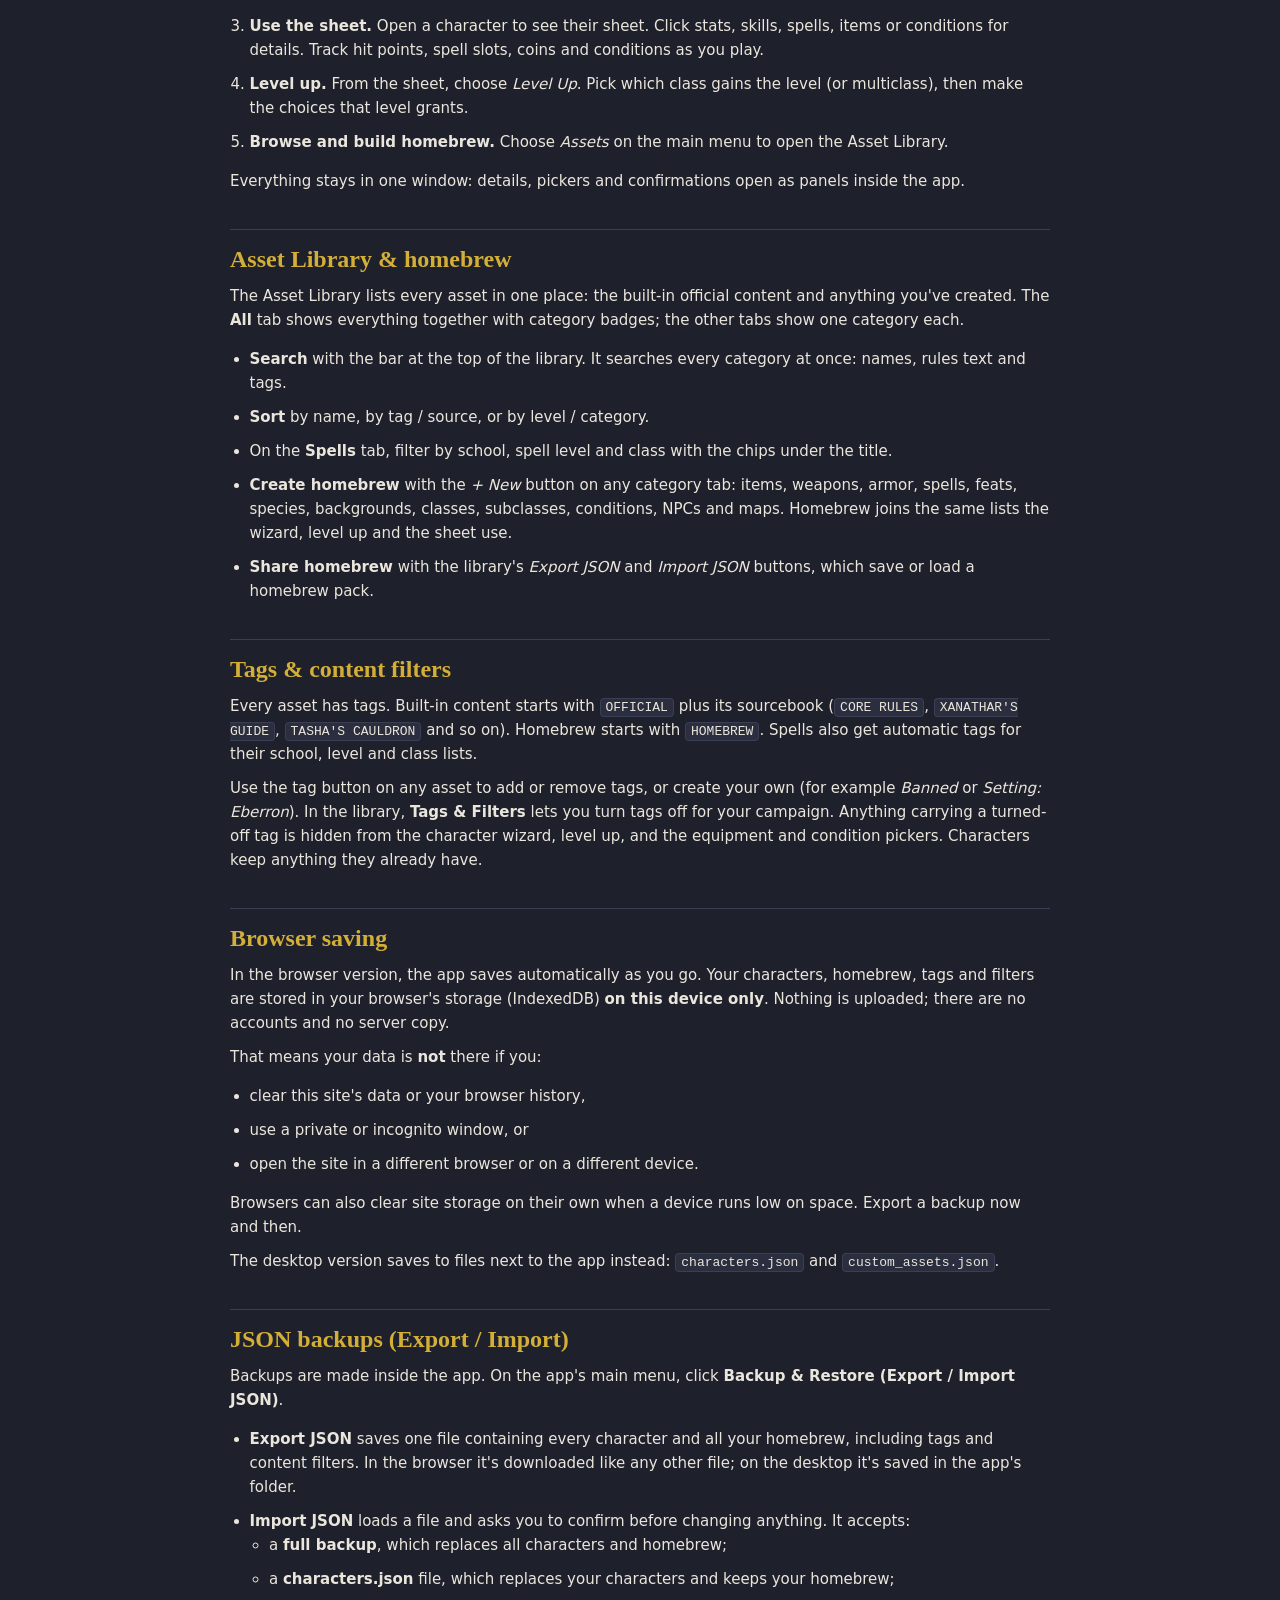
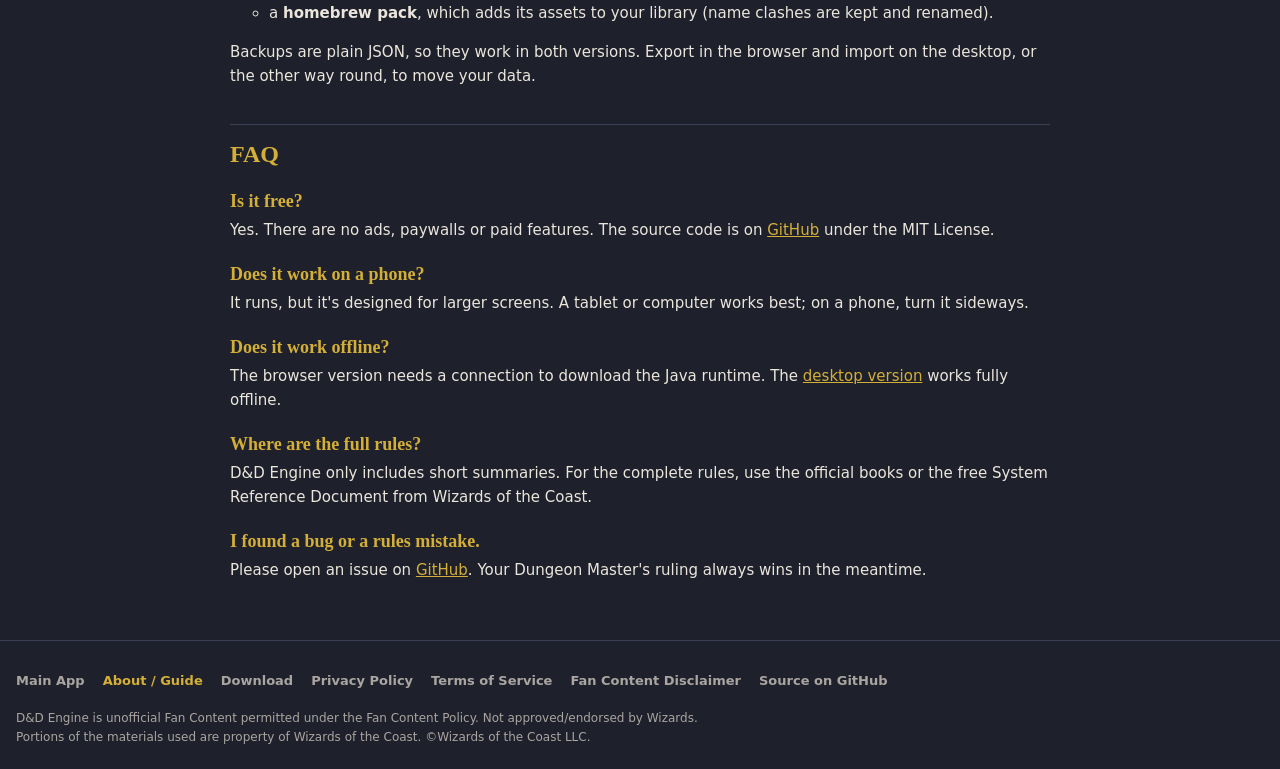
<file: web/about.html>
<!doctype html>
<html lang="en">
<head>
<meta charset="utf-8">
<meta name="viewport" content="width=device-width, initial-scale=1, viewport-fit=cover">
<title>About &amp; Guide · D&amp;D Engine</title>
<meta name="description" content="What D&amp;D Engine is, what it can do, and how to use it: character creation, level up, the Asset Library, tags and content filters, browser saving and JSON backups.">
<meta name="robots" content="index, follow">
<meta name="color-scheme" content="dark">
<meta name="theme-color" content="#1E202C">
<link rel="canonical" href="https://tylernicastro.github.io/dnd_engine/about.html">
<meta property="og:type" content="article">
<meta property="og:site_name" content="D&amp;D Engine">
<meta property="og:title" content="About &amp; Guide · D&amp;D Engine">
<meta property="og:description" content="How to use D&amp;D Engine, the free D&amp;D 2024 character builder and homebrew toolkit.">
<meta property="og:url" content="https://tylernicastro.github.io/dnd_engine/about.html">
<meta property="og:image" content="https://tylernicastro.github.io/dnd_engine/og-image.png">
<link rel="icon" href="data:image/svg+xml,%3Csvg xmlns='http://www.w3.org/2000/svg' viewBox='0 0 64 64'%3E%3Cpolygon points='32,3 59,18 59,46 32,61 5,46 5,18' fill='%23252836' stroke='%23D4AF37' stroke-width='4'/%3E%3Ctext x='32' y='42' font-family='Georgia,serif' font-size='26' font-weight='700' fill='%23D4AF37' text-anchor='middle'%3E20%3C/text%3E%3C/svg%3E">
<link rel="stylesheet" href="site.css">
</head>
<body>
<a class="skip" href="#main">Skip to content</a>

<header class="site" id="siteHeader">
  <div class="bar">
    <a class="brand" href="./" aria-label="D&amp;D Engine home">
      <svg viewBox="0 0 64 64" aria-hidden="true"><polygon points="32,3 59,18 59,46 32,61 5,46 5,18" fill="#252836" stroke="#D4AF37" stroke-width="4"/><text x="32" y="42" font-family="Georgia,serif" font-size="26" font-weight="700" fill="#D4AF37" text-anchor="middle">20</text></svg>
      <span>D&amp;D Engine</span>
    </a>
    <nav class="nav" aria-label="Main">
      <a href="./">App</a>
      <a href="about.html" aria-current="page">Guide</a>
      <a href="download.html">Download</a>
    </nav>
    <div class="search" id="search" role="search">
      <label class="sr-only" for="q">Search this website</label>
      <svg class="icon" width="18" height="18" viewBox="0 0 24 24" fill="none" stroke="currentColor" stroke-width="2.2" aria-hidden="true"><circle cx="11" cy="11" r="7"/><path d="m20 20-3.5-3.5"/></svg>
      <input id="q" type="search" autocomplete="off" spellcheck="false" enterkeyhint="go"
             placeholder="Search the site: guide, backups, download, privacy…"
             role="combobox" aria-expanded="false" aria-controls="resultList" aria-autocomplete="list">
      <button class="clear" id="qClear" type="button" aria-label="Clear search" hidden>&times;</button>
      <div class="results" id="results" hidden><ul id="resultList" role="listbox" aria-label="Pages and sections"></ul></div>
    </div>
  </div>
</header>

<main id="main" class="page">
  <article class="doc">
    <span class="eyebrow">About / Guide</span>
    <h1>How D&amp;D Engine works</h1>
    <p class="lead">D&amp;D Engine is a free, unofficial character builder and homebrew toolkit for Dungeons &amp; Dragons using the 2024 rules (often called 5.5e). It runs in your browser or as a desktop app, and your data stays on your device.</p>

    <nav class="toc" aria-label="On this page">
      <strong>On this page</strong>
      <ul>
        <li><a href="#what">What it is</a></li>
        <li><a href="#features">Features</a></li>
        <li><a href="#using">How to use it</a></li>
        <li><a href="#homebrew">Asset Library &amp; homebrew</a></li>
        <li><a href="#tags">Tags &amp; content filters</a></li>
        <li><a href="#saving">Browser saving</a></li>
        <li><a href="#backups">JSON backups</a></li>
        <li><a href="#faq">FAQ</a></li>
      </ul>
    </nav>

    <h2 id="what">What is D&amp;D Engine?</h2>
    <p>It's a Java application that handles the bookkeeping of building and playing a character: ability scores, proficiencies, spells and spell slots, hit points, feats and equipment. It knows the 2024 rules for character creation and leveling, so it can offer the right choices at each step and explain where every number comes from.</p>
    <p>The same program runs in two places:</p>
    <ul>
      <li><strong>In your browser</strong> on the <a href="./">Main App</a> page. It uses <a href="https://cheerpj.com/" rel="noopener">CheerpJ</a> to run Java inside the page, so there's nothing to install.</li>
      <li><strong>On your computer</strong> as a desktop app for Windows, macOS or Linux. See <a href="download.html">Download</a>.</li>
    </ul>
    <p>It's a fan project, not an official product. The rules text in it is short paraphrased summaries, not the full books. See the <a href="disclaimer.html">Fan Content Disclaimer</a>.</p>

    <h2 id="features">Features</h2>
    <div class="grid">
      <div class="card"><h3>Character wizard</h3><p>Step by step: species, class, ability scores (point buy, rolled or custom), background, skills, languages, spells and starting equipment.</p></div>
      <div class="card"><h3>Character sheet</h3><p>Stats, skills, spells and slots, equipment, coins and conditions. Click any value to see what it is and where it comes from.</p></div>
      <div class="card"><h3>Level up</h3><p>Hit points, multiclassing, feats and epic boons, new spells and spell swaps, following the 2024 rules.</p></div>
      <div class="card"><h3>Asset Library</h3><p>Browse every built-in spell, feat, class, species, background, condition and item, and create your own homebrew.</p></div>
      <div class="card"><h3>Tags &amp; filters</h3><p>Every asset is tagged by source. Turn a tag off to keep it out of character creation and level up.</p></div>
      <div class="card"><h3>Maps &amp; combat</h3><p>Grid maps with walls, doors and encounter pins. Place character and NPC tokens (custom shapes, colors or pictures, sized by creature size), then run combat with teams, initiative, turn order and movement range.</p></div>
    </div>

    <h2 id="using">How to use the app</h2>
    <ol>
      <li><strong>Launch it.</strong> On the <a href="./">Main App</a> page, click <em>Launch the app</em>. The first launch downloads the Java runtime and can take a minute.</li>
      <li><strong>Create a character.</strong> Choose <em>Characters</em> on the main menu, then add a new player character. The wizard walks through each step; the panel on the right explains every option, and you can jump back to any step from the progress bar.</li>
      <li><strong>Use the sheet.</strong> Open a character to see their sheet. Click stats, skills, spells, items or conditions for details. Track hit points, spell slots, coins and conditions as you play.</li>
      <li><strong>Level up.</strong> From the sheet, choose <em>Level Up</em>. Pick which class gains the level (or multiclass), then make the choices that level grants.</li>
      <li><strong>Browse and build homebrew.</strong> Choose <em>Assets</em> on the main menu to open the Asset Library.</li>
    </ol>
    <p>Everything stays in one window: details, pickers and confirmations open as panels inside the app.</p>

    <h2 id="homebrew">Asset Library &amp; homebrew</h2>
    <p>The Asset Library lists every asset in one place: the built-in official content and anything you've created. The <strong>All</strong> tab shows everything together with category badges; the other tabs show one category each.</p>
    <ul>
      <li><strong>Search</strong> with the bar at the top of the library. It searches every category at once: names, rules text and tags.</li>
      <li><strong>Sort</strong> by name, by tag / source, or by level / category.</li>
      <li>On the <strong>Spells</strong> tab, filter by school, spell level and class with the chips under the title.</li>
      <li><strong>Create homebrew</strong> with the <em>+ New</em> button on any category tab: items, weapons, armor, spells, feats, species, backgrounds, classes, subclasses, conditions, NPCs and maps. Homebrew joins the same lists the wizard, level up and the sheet use.</li>
      <li><strong>Share homebrew</strong> with the library's <em>Export JSON</em> and <em>Import JSON</em> buttons, which save or load a homebrew pack.</li>
    </ul>

    <h2 id="tags">Tags &amp; content filters</h2>
    <p>Every asset has tags. Built-in content starts with <code>OFFICIAL</code> plus its sourcebook (<code>CORE RULES</code>, <code>XANATHAR'S GUIDE</code>, <code>TASHA'S CAULDRON</code> and so on). Homebrew starts with <code>HOMEBREW</code>. Spells also get automatic tags for their school, level and class lists.</p>
    <p>Use the tag button on any asset to add or remove tags, or create your own (for example <em>Banned</em> or <em>Setting: Eberron</em>). In the library, <strong>Tags &amp; Filters</strong> lets you turn tags off for your campaign. Anything carrying a turned-off tag is hidden from the character wizard, level up, and the equipment and condition pickers. Characters keep anything they already have.</p>

    <h2 id="saving">Browser saving</h2>
    <p>In the browser version, the app saves automatically as you go. Your characters, homebrew, tags and filters are stored in your browser's storage (IndexedDB) <strong>on this device only</strong>. Nothing is uploaded; there are no accounts and no server copy.</p>
    <p>That means your data is <strong>not</strong> there if you:</p>
    <ul>
      <li>clear this site's data or your browser history,</li>
      <li>use a private or incognito window, or</li>
      <li>open the site in a different browser or on a different device.</li>
    </ul>
    <p>Browsers can also clear site storage on their own when a device runs low on space. Export a backup now and then.</p>
    <p>The desktop version saves to files next to the app instead: <code>characters.json</code> and <code>custom_assets.json</code>.</p>

    <h2 id="backups">JSON backups (Export / Import)</h2>
    <p>Backups are made inside the app. On the app's main menu, click <strong>Backup &amp; Restore (Export / Import JSON)</strong>.</p>
    <ul>
      <li><strong>Export JSON</strong> saves one file containing every character and all your homebrew, including tags and content filters. In the browser it's downloaded like any other file; on the desktop it's saved in the app's folder.</li>
      <li><strong>Import JSON</strong> loads a file and asks you to confirm before changing anything. It accepts:
        <ul>
          <li>a <strong>full backup</strong>, which replaces all characters and homebrew;</li>
          <li>a <strong>characters.json</strong> file, which replaces your characters and keeps your homebrew;</li>
          <li>a <strong>homebrew pack</strong>, which adds its assets to your library (name clashes are kept and renamed).</li>
        </ul>
      </li>
    </ul>
    <p>Backups are plain JSON, so they work in both versions. Export in the browser and import on the desktop, or the other way round, to move your data.</p>

    <h2 id="faq">FAQ</h2>
    <h3>Is it free?</h3>
    <p>Yes. There are no ads, paywalls or paid features. The source code is on <a href="https://github.com/TylerNicastro/dnd_engine" rel="noopener">GitHub</a> under the MIT License.</p>
    <h3>Does it work on a phone?</h3>
    <p>It runs, but it's designed for larger screens. A tablet or computer works best; on a phone, turn it sideways.</p>
    <h3>Does it work offline?</h3>
    <p>The browser version needs a connection to download the Java runtime. The <a href="download.html">desktop version</a> works fully offline.</p>
    <h3>Where are the full rules?</h3>
    <p>D&amp;D Engine only includes short summaries. For the complete rules, use the official books or the free System Reference Document from Wizards of the Coast.</p>
    <h3>I found a bug or a rules mistake.</h3>
    <p>Please open an issue on <a href="https://github.com/TylerNicastro/dnd_engine/issues" rel="noopener">GitHub</a>. Your Dungeon Master's ruling always wins in the meantime.</p>
  </article>
</main>

<footer class="site">
  <div class="inner">
    <nav aria-label="Site links">
      <a href="./">Main App</a>
      <a href="about.html" aria-current="page">About / Guide</a>
      <a href="download.html">Download</a>
      <a href="privacy.html">Privacy Policy</a>
      <a href="terms.html">Terms of Service</a>
      <a href="disclaimer.html">Fan Content Disclaimer</a>
      <a href="https://github.com/TylerNicastro/dnd_engine">Source on GitHub</a>
    </nav>
    <p class="fan">D&amp;D Engine is unofficial Fan Content permitted under the Fan Content Policy. Not approved/endorsed by Wizards. Portions of the materials used are property of Wizards of the Coast. ©Wizards of the Coast LLC.</p>
  </div>
</footer>

<script src="site.js"></script>
</body>
</html>
</file>
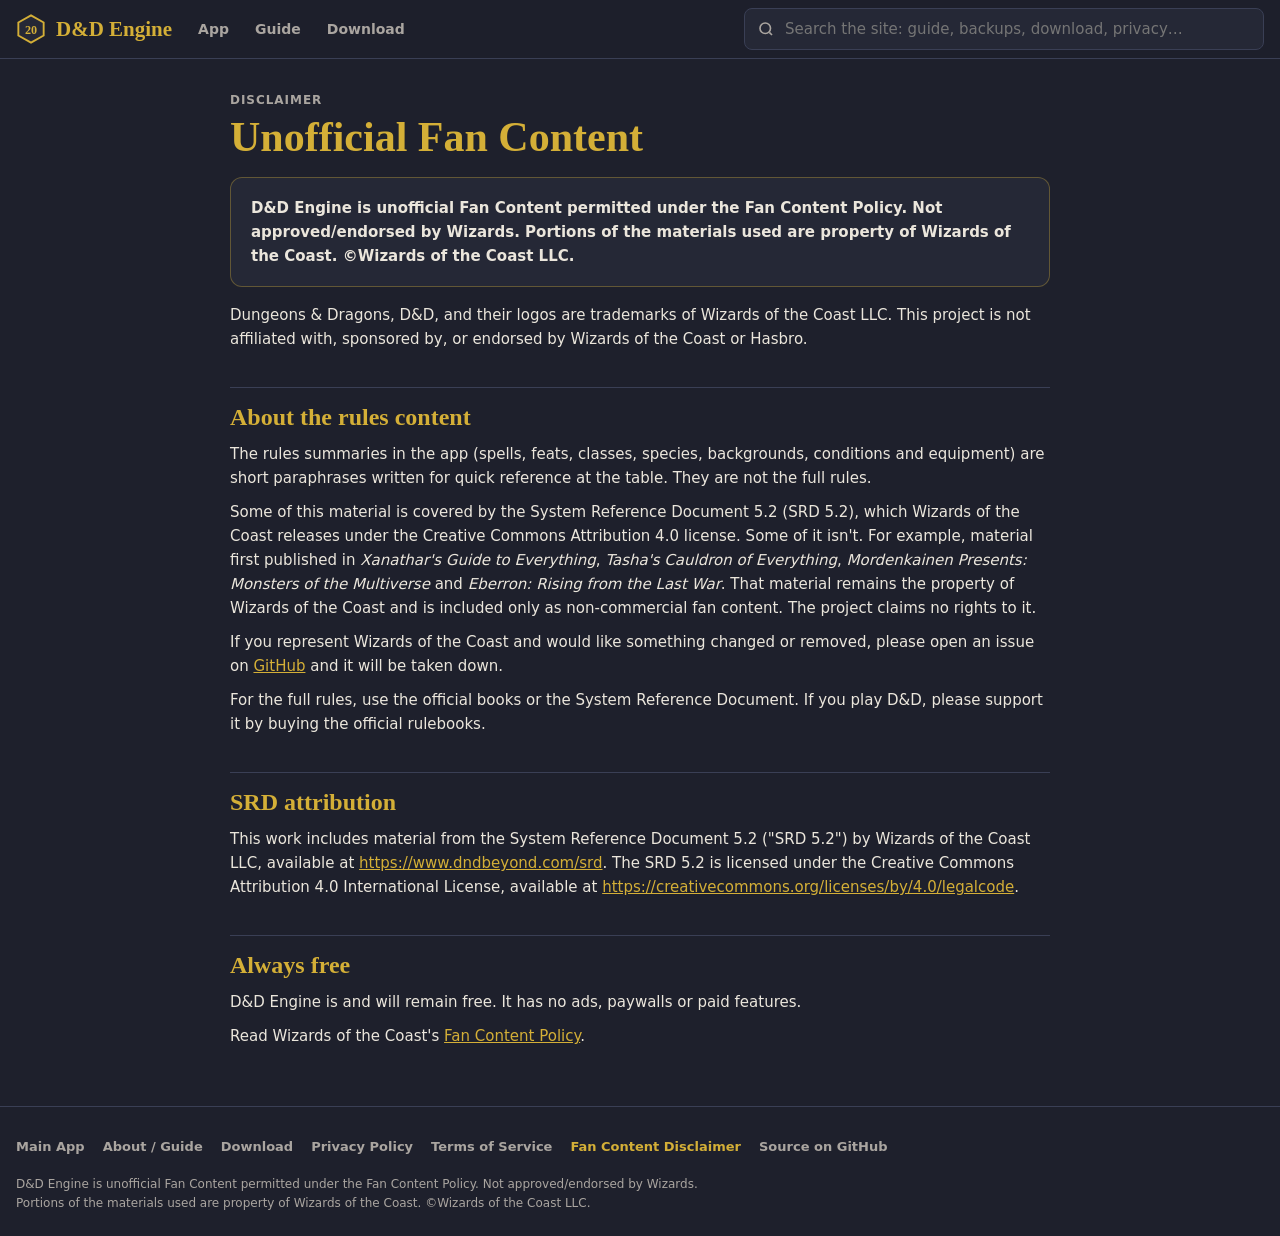
<file: web/disclaimer.html>
<!doctype html>
<html lang="en">
<head>
<meta charset="utf-8">
<meta name="viewport" content="width=device-width, initial-scale=1, viewport-fit=cover">
<title>Fan Content Disclaimer · D&amp;D Engine</title>
<meta name="description" content="D&amp;D Engine is unofficial Fan Content permitted under the Wizards of the Coast Fan Content Policy. Not approved or endorsed by Wizards.">
<meta name="robots" content="index, follow">
<meta name="color-scheme" content="dark">
<meta name="theme-color" content="#1E202C">
<link rel="canonical" href="https://tylernicastro.github.io/dnd_engine/disclaimer.html">
<link rel="icon" href="data:image/svg+xml,%3Csvg xmlns='http://www.w3.org/2000/svg' viewBox='0 0 64 64'%3E%3Cpolygon points='32,3 59,18 59,46 32,61 5,46 5,18' fill='%23252836' stroke='%23D4AF37' stroke-width='4'/%3E%3Ctext x='32' y='42' font-family='Georgia,serif' font-size='26' font-weight='700' fill='%23D4AF37' text-anchor='middle'%3E20%3C/text%3E%3C/svg%3E">
<link rel="stylesheet" href="site.css">
</head>
<body>
<a class="skip" href="#main">Skip to content</a>

<header class="site" id="siteHeader">
  <div class="bar">
    <a class="brand" href="./" aria-label="D&amp;D Engine home">
      <svg viewBox="0 0 64 64" aria-hidden="true"><polygon points="32,3 59,18 59,46 32,61 5,46 5,18" fill="#252836" stroke="#D4AF37" stroke-width="4"/><text x="32" y="42" font-family="Georgia,serif" font-size="26" font-weight="700" fill="#D4AF37" text-anchor="middle">20</text></svg>
      <span>D&amp;D Engine</span>
    </a>
    <nav class="nav" aria-label="Main">
      <a href="./">App</a>
      <a href="about.html">Guide</a>
      <a href="download.html">Download</a>
    </nav>
    <div class="search" id="search" role="search">
      <label class="sr-only" for="q">Search this website</label>
      <svg class="icon" width="18" height="18" viewBox="0 0 24 24" fill="none" stroke="currentColor" stroke-width="2.2" aria-hidden="true"><circle cx="11" cy="11" r="7"/><path d="m20 20-3.5-3.5"/></svg>
      <input id="q" type="search" autocomplete="off" spellcheck="false" enterkeyhint="go"
             placeholder="Search the site: guide, backups, download, privacy…"
             role="combobox" aria-expanded="false" aria-controls="resultList" aria-autocomplete="list">
      <button class="clear" id="qClear" type="button" aria-label="Clear search" hidden>&times;</button>
      <div class="results" id="results" hidden><ul id="resultList" role="listbox" aria-label="Pages and sections"></ul></div>
    </div>
  </div>
</header>

<main id="main" class="page">
  <article class="doc">
    <span class="eyebrow">Disclaimer</span>
    <h1>Unofficial Fan Content</h1>
    <div class="card gold">
      <p style="margin:0"><strong>D&amp;D Engine is unofficial Fan Content permitted under the Fan Content Policy. Not approved/endorsed by Wizards. Portions of the materials used are property of Wizards of the Coast. ©Wizards of the Coast LLC.</strong></p>
    </div>
    <p>Dungeons &amp; Dragons, D&amp;D, and their logos are trademarks of Wizards of the Coast LLC. This project is not affiliated with, sponsored by, or endorsed by Wizards of the Coast or Hasbro.</p>

    <h2 id="content">About the rules content</h2>
    <p>The rules summaries in the app (spells, feats, classes, species, backgrounds, conditions and equipment) are short paraphrases written for quick reference at the table. They are not the full rules.</p>
    <p>Some of this material is covered by the System Reference Document 5.2 (SRD 5.2), which Wizards of the Coast releases under the Creative Commons Attribution 4.0 license. Some of it isn't. For example, material first published in <em>Xanathar's Guide to Everything</em>, <em>Tasha's Cauldron of Everything</em>, <em>Mordenkainen Presents: Monsters of the Multiverse</em> and <em>Eberron: Rising from the Last War</em>. That material remains the property of Wizards of the Coast and is included only as non-commercial fan content. The project claims no rights to it.</p>
    <p>If you represent Wizards of the Coast and would like something changed or removed, please open an issue on <a href="https://github.com/TylerNicastro/dnd_engine/issues" rel="noopener">GitHub</a> and it will be taken down.</p>
    <p>For the full rules, use the official books or the System Reference Document. If you play D&amp;D, please support it by buying the official rulebooks.</p>

    <h2 id="srd">SRD attribution</h2>
    <p>This work includes material from the System Reference Document 5.2 ("SRD 5.2") by Wizards of the Coast LLC, available at <a href="https://www.dndbeyond.com/srd" rel="noopener">https://www.dndbeyond.com/srd</a>. The SRD 5.2 is licensed under the Creative Commons Attribution 4.0 International License, available at <a href="https://creativecommons.org/licenses/by/4.0/legalcode" rel="noopener">https://creativecommons.org/licenses/by/4.0/legalcode</a>.</p>

    <h2 id="free">Always free</h2>
    <p>D&amp;D Engine is and will remain free. It has no ads, paywalls or paid features.</p>
    <p>Read Wizards of the Coast's <a href="https://company.wizards.com/en/legal/fancontentpolicy" rel="noopener">Fan Content Policy</a>.</p>
  </article>
</main>

<footer class="site">
  <div class="inner">
    <nav aria-label="Site links">
      <a href="./">Main App</a>
      <a href="about.html">About / Guide</a>
      <a href="download.html">Download</a>
      <a href="privacy.html">Privacy Policy</a>
      <a href="terms.html">Terms of Service</a>
      <a href="disclaimer.html" aria-current="page">Fan Content Disclaimer</a>
      <a href="https://github.com/TylerNicastro/dnd_engine">Source on GitHub</a>
    </nav>
    <p class="fan">D&amp;D Engine is unofficial Fan Content permitted under the Fan Content Policy. Not approved/endorsed by Wizards. Portions of the materials used are property of Wizards of the Coast. ©Wizards of the Coast LLC.</p>
  </div>
</footer>

<script src="site.js"></script>
</body>
</html>
</file>
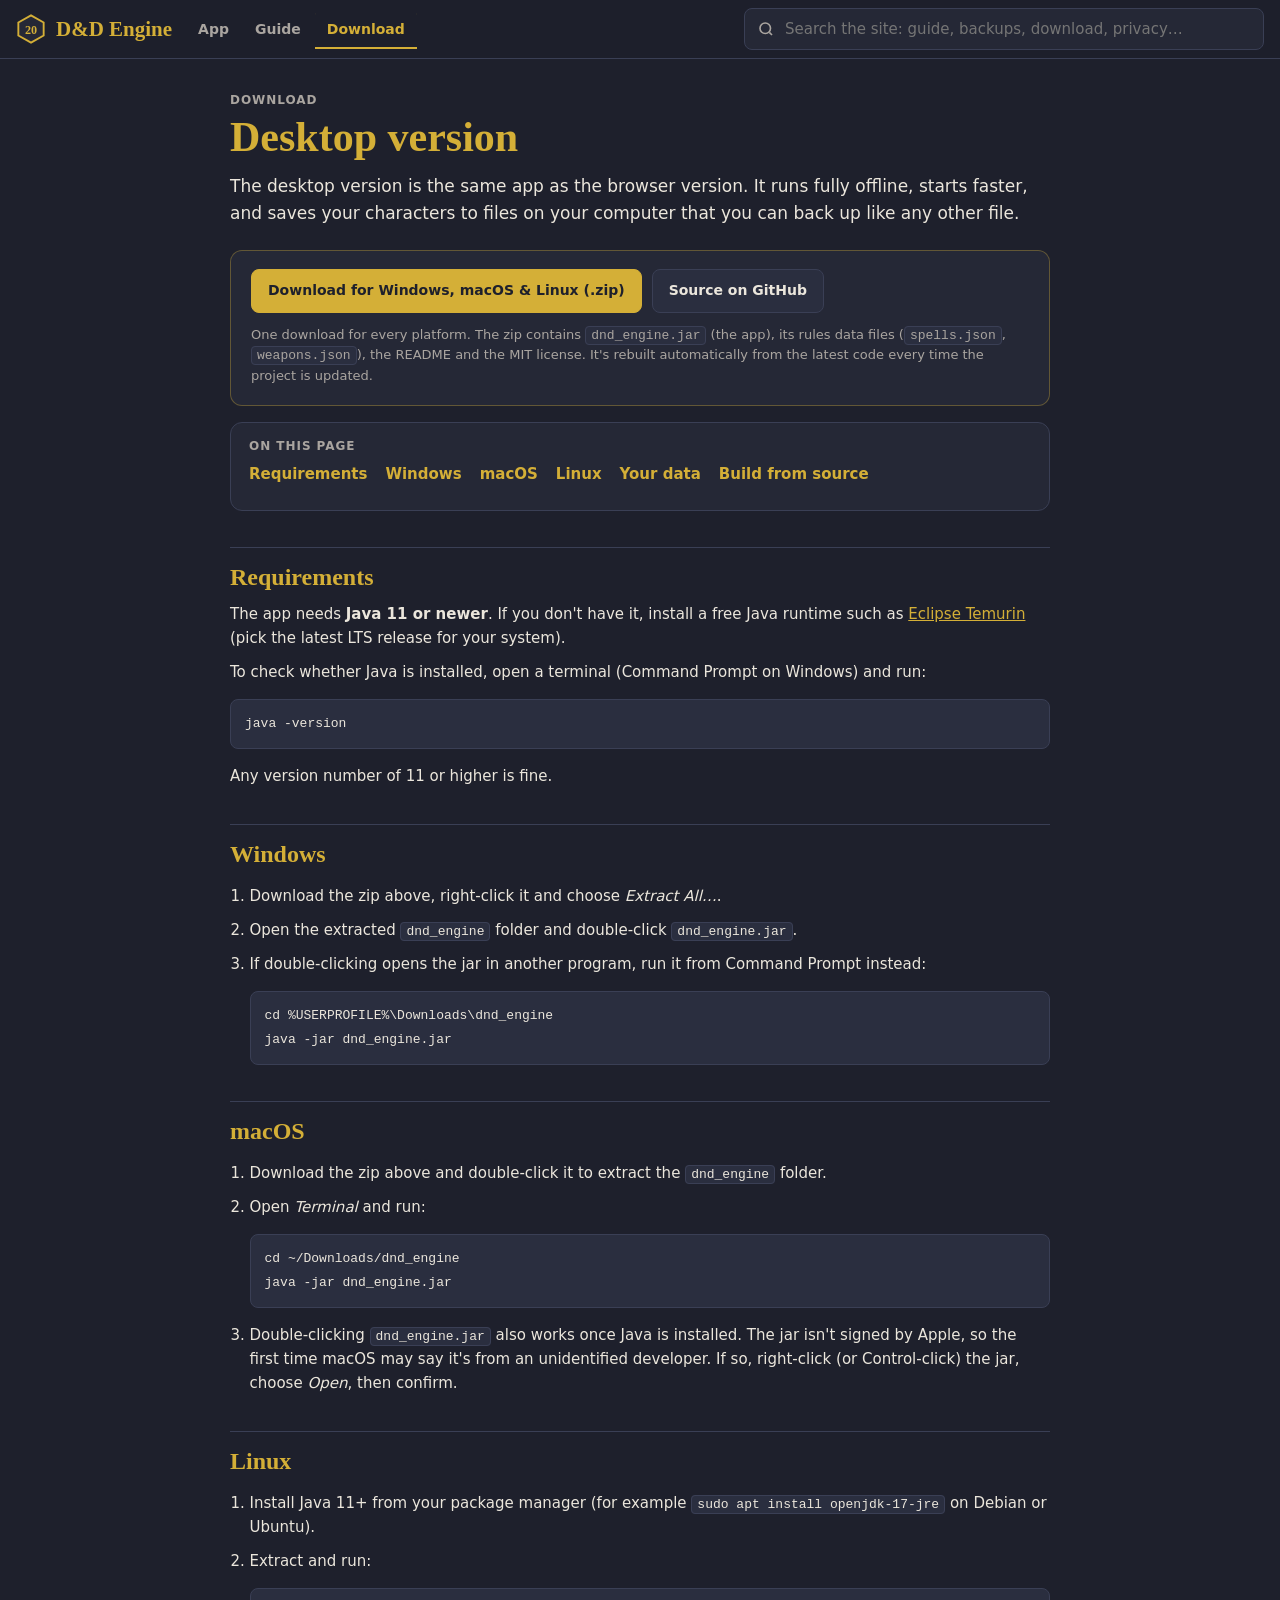
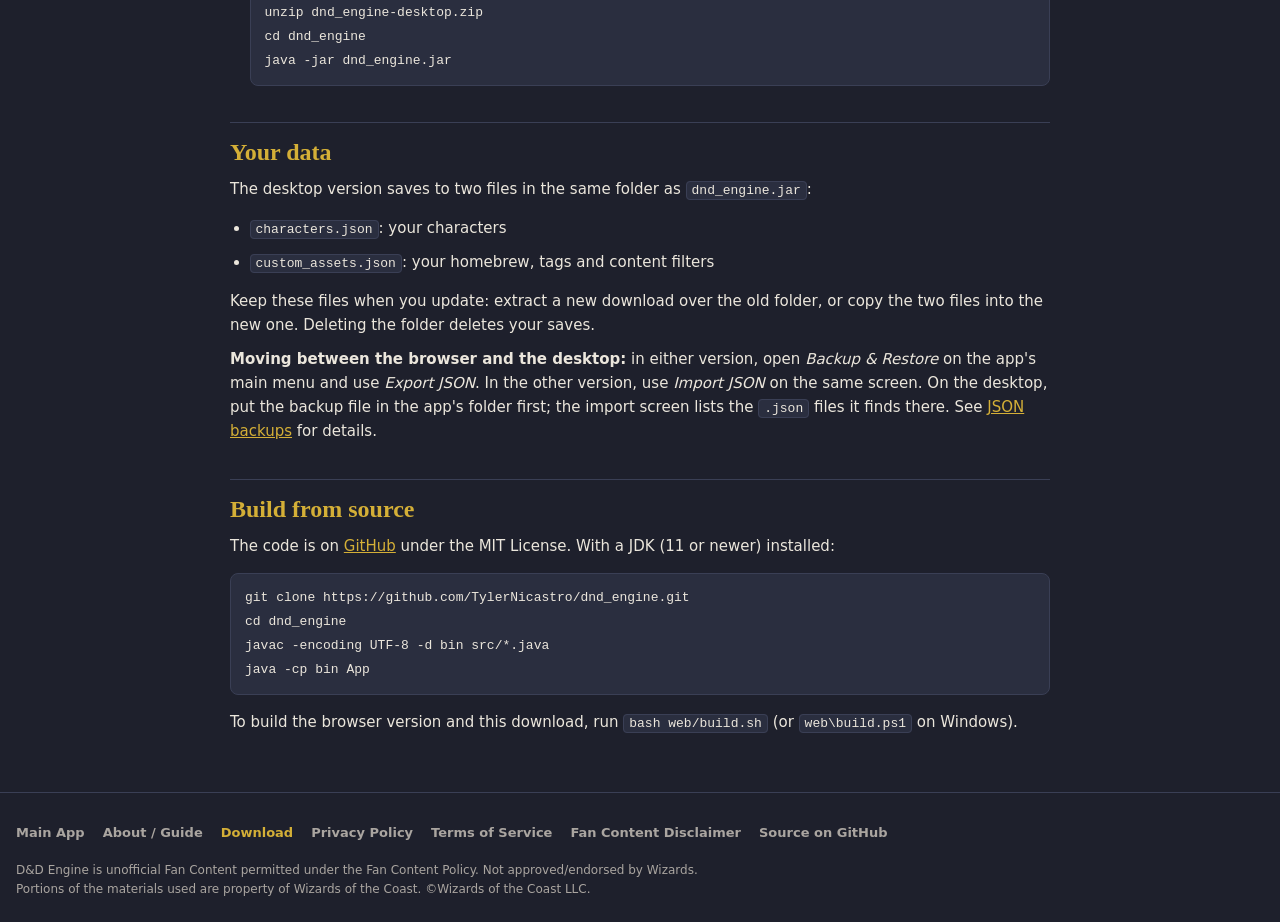
<file: web/download.html>
<!doctype html>
<html lang="en">
<head>
<meta charset="utf-8">
<meta name="viewport" content="width=device-width, initial-scale=1, viewport-fit=cover">
<title>Download the Desktop Version · D&amp;D Engine</title>
<meta name="description" content="Download D&amp;D Engine for Windows, macOS or Linux. Runs offline with Java 11 or newer and saves your characters to files on your computer.">
<meta name="robots" content="index, follow">
<meta name="color-scheme" content="dark">
<meta name="theme-color" content="#1E202C">
<link rel="canonical" href="https://tylernicastro.github.io/dnd_engine/download.html">
<meta property="og:type" content="website">
<meta property="og:site_name" content="D&amp;D Engine">
<meta property="og:title" content="Download D&amp;D Engine">
<meta property="og:description" content="Run the D&amp;D 2024 character builder offline on Windows, macOS or Linux.">
<meta property="og:url" content="https://tylernicastro.github.io/dnd_engine/download.html">
<meta property="og:image" content="https://tylernicastro.github.io/dnd_engine/og-image.png">
<link rel="icon" href="data:image/svg+xml,%3Csvg xmlns='http://www.w3.org/2000/svg' viewBox='0 0 64 64'%3E%3Cpolygon points='32,3 59,18 59,46 32,61 5,46 5,18' fill='%23252836' stroke='%23D4AF37' stroke-width='4'/%3E%3Ctext x='32' y='42' font-family='Georgia,serif' font-size='26' font-weight='700' fill='%23D4AF37' text-anchor='middle'%3E20%3C/text%3E%3C/svg%3E">
<link rel="stylesheet" href="site.css">
</head>
<body>
<a class="skip" href="#main">Skip to content</a>

<header class="site" id="siteHeader">
  <div class="bar">
    <a class="brand" href="./" aria-label="D&amp;D Engine home">
      <svg viewBox="0 0 64 64" aria-hidden="true"><polygon points="32,3 59,18 59,46 32,61 5,46 5,18" fill="#252836" stroke="#D4AF37" stroke-width="4"/><text x="32" y="42" font-family="Georgia,serif" font-size="26" font-weight="700" fill="#D4AF37" text-anchor="middle">20</text></svg>
      <span>D&amp;D Engine</span>
    </a>
    <nav class="nav" aria-label="Main">
      <a href="./">App</a>
      <a href="about.html">Guide</a>
      <a href="download.html" aria-current="page">Download</a>
    </nav>
    <div class="search" id="search" role="search">
      <label class="sr-only" for="q">Search this website</label>
      <svg class="icon" width="18" height="18" viewBox="0 0 24 24" fill="none" stroke="currentColor" stroke-width="2.2" aria-hidden="true"><circle cx="11" cy="11" r="7"/><path d="m20 20-3.5-3.5"/></svg>
      <input id="q" type="search" autocomplete="off" spellcheck="false" enterkeyhint="go"
             placeholder="Search the site: guide, backups, download, privacy…"
             role="combobox" aria-expanded="false" aria-controls="resultList" aria-autocomplete="list">
      <button class="clear" id="qClear" type="button" aria-label="Clear search" hidden>&times;</button>
      <div class="results" id="results" hidden><ul id="resultList" role="listbox" aria-label="Pages and sections"></ul></div>
    </div>
  </div>
</header>

<main id="main" class="page">
  <article class="doc">
    <span class="eyebrow">Download</span>
    <h1>Desktop version</h1>
    <p class="lead">The desktop version is the same app as the browser version. It runs fully offline, starts faster, and saves your characters to files on your computer that you can back up like any other file.</p>

    <div class="card gold">
      <div class="row">
        <a class="btn btn-gold" href="dnd_engine-desktop.zip" download>Download for Windows, macOS &amp; Linux (.zip)</a>
        <a class="btn" href="https://github.com/TylerNicastro/dnd_engine" rel="noopener">Source on GitHub</a>
      </div>
      <p style="margin:12px 0 0;color:var(--muted);font-size:13px">One download for every platform. The zip contains <code>dnd_engine.jar</code> (the app), its rules data files (<code>spells.json</code>, <code>weapons.json</code>), the README and the MIT license. It's rebuilt automatically from the latest code every time the project is updated.</p>
    </div>

    <nav class="toc" aria-label="On this page">
      <strong>On this page</strong>
      <ul>
        <li><a href="#requirements">Requirements</a></li>
        <li><a href="#windows">Windows</a></li>
        <li><a href="#macos">macOS</a></li>
        <li><a href="#linux">Linux</a></li>
        <li><a href="#data">Your data</a></li>
        <li><a href="#source">Build from source</a></li>
      </ul>
    </nav>

    <h2 id="requirements">Requirements</h2>
    <p>The app needs <strong>Java 11 or newer</strong>. If you don't have it, install a free Java runtime such as <a href="https://adoptium.net/" rel="noopener">Eclipse Temurin</a> (pick the latest LTS release for your system).</p>
    <p>To check whether Java is installed, open a terminal (Command Prompt on Windows) and run:</p>
    <pre><code>java -version</code></pre>
    <p>Any version number of 11 or higher is fine.</p>

    <h2 id="windows">Windows</h2>
    <ol>
      <li>Download the zip above, right-click it and choose <em>Extract All…</em>.</li>
      <li>Open the extracted <code>dnd_engine</code> folder and double-click <code>dnd_engine.jar</code>.</li>
      <li>If double-clicking opens the jar in another program, run it from Command Prompt instead:
        <pre><code>cd %USERPROFILE%\Downloads\dnd_engine
java -jar dnd_engine.jar</code></pre>
      </li>
    </ol>

    <h2 id="macos">macOS</h2>
    <ol>
      <li>Download the zip above and double-click it to extract the <code>dnd_engine</code> folder.</li>
      <li>Open <em>Terminal</em> and run:
        <pre><code>cd ~/Downloads/dnd_engine
java -jar dnd_engine.jar</code></pre>
      </li>
      <li>Double-clicking <code>dnd_engine.jar</code> also works once Java is installed. The jar isn't signed by Apple, so the first time macOS may say it's from an unidentified developer. If so, right-click (or Control-click) the jar, choose <em>Open</em>, then confirm.</li>
    </ol>

    <h2 id="linux">Linux</h2>
    <ol>
      <li>Install Java 11+ from your package manager (for example <code>sudo apt install openjdk-17-jre</code> on Debian or Ubuntu).</li>
      <li>Extract and run:
        <pre><code>unzip dnd_engine-desktop.zip
cd dnd_engine
java -jar dnd_engine.jar</code></pre>
      </li>
    </ol>

    <h2 id="data">Your data</h2>
    <p>The desktop version saves to two files in the same folder as <code>dnd_engine.jar</code>:</p>
    <ul>
      <li><code>characters.json</code>: your characters</li>
      <li><code>custom_assets.json</code>: your homebrew, tags and content filters</li>
    </ul>
    <p>Keep these files when you update: extract a new download over the old folder, or copy the two files into the new one. Deleting the folder deletes your saves.</p>
    <p><strong>Moving between the browser and the desktop:</strong> in either version, open <em>Backup &amp; Restore</em> on the app's main menu and use <em>Export JSON</em>. In the other version, use <em>Import JSON</em> on the same screen. On the desktop, put the backup file in the app's folder first; the import screen lists the <code>.json</code> files it finds there. See <a href="about.html#backups">JSON backups</a> for details.</p>

    <h2 id="source">Build from source</h2>
    <p>The code is on <a href="https://github.com/TylerNicastro/dnd_engine" rel="noopener">GitHub</a> under the MIT License. With a JDK (11 or newer) installed:</p>
    <pre><code>git clone https://github.com/TylerNicastro/dnd_engine.git
cd dnd_engine
javac -encoding UTF-8 -d bin src/*.java
java -cp bin App</code></pre>
    <p>To build the browser version and this download, run <code>bash web/build.sh</code> (or <code>web\build.ps1</code> on Windows).</p>
  </article>
</main>

<footer class="site">
  <div class="inner">
    <nav aria-label="Site links">
      <a href="./">Main App</a>
      <a href="about.html">About / Guide</a>
      <a href="download.html" aria-current="page">Download</a>
      <a href="privacy.html">Privacy Policy</a>
      <a href="terms.html">Terms of Service</a>
      <a href="disclaimer.html">Fan Content Disclaimer</a>
      <a href="https://github.com/TylerNicastro/dnd_engine">Source on GitHub</a>
    </nav>
    <p class="fan">D&amp;D Engine is unofficial Fan Content permitted under the Fan Content Policy. Not approved/endorsed by Wizards. Portions of the materials used are property of Wizards of the Coast. ©Wizards of the Coast LLC.</p>
  </div>
</footer>

<script src="site.js"></script>
</body>
</html>
</file>
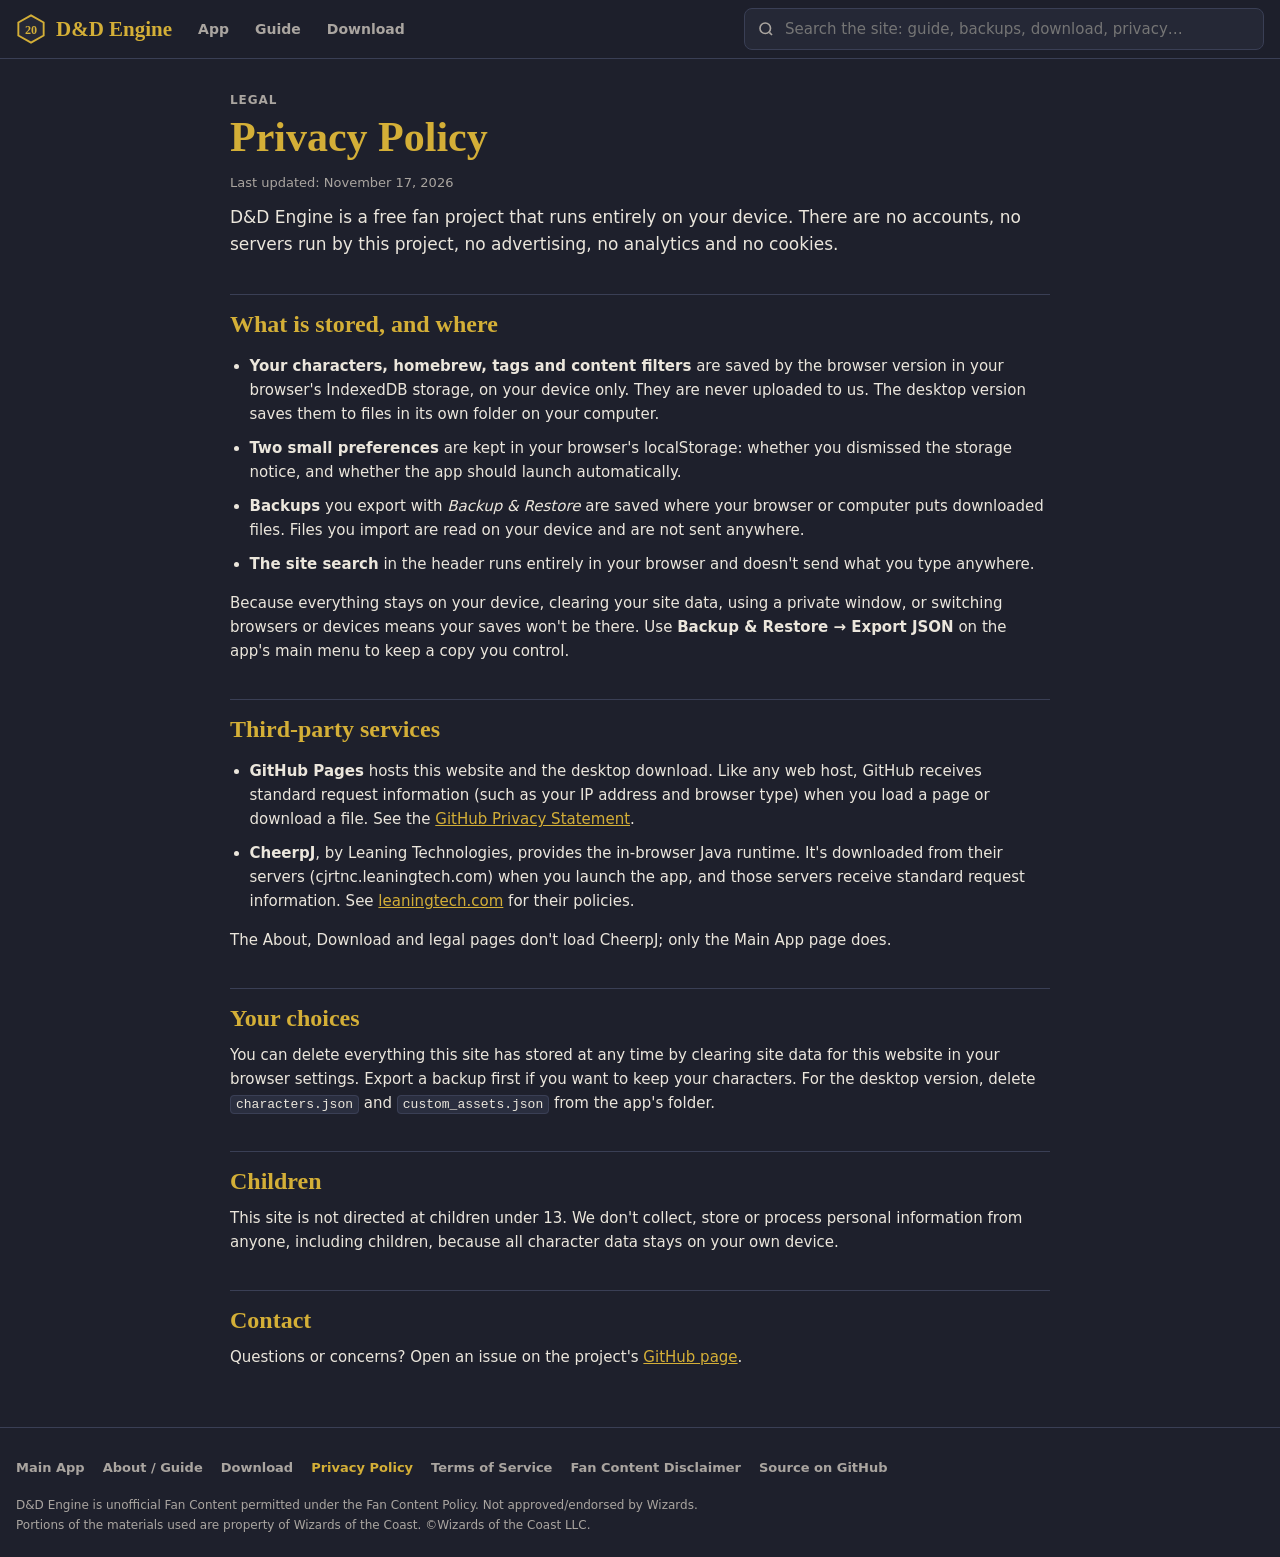
<file: web/privacy.html>
<!doctype html>
<html lang="en">
<head>
<meta charset="utf-8">
<meta name="viewport" content="width=device-width, initial-scale=1, viewport-fit=cover">
<title>Privacy Policy · D&amp;D Engine</title>
<meta name="description" content="D&amp;D Engine has no accounts, no cookies and no tracking. Your characters and homebrew stay on your own device.">
<meta name="robots" content="index, follow">
<meta name="color-scheme" content="dark">
<meta name="theme-color" content="#1E202C">
<link rel="canonical" href="https://tylernicastro.github.io/dnd_engine/privacy.html">
<link rel="icon" href="data:image/svg+xml,%3Csvg xmlns='http://www.w3.org/2000/svg' viewBox='0 0 64 64'%3E%3Cpolygon points='32,3 59,18 59,46 32,61 5,46 5,18' fill='%23252836' stroke='%23D4AF37' stroke-width='4'/%3E%3Ctext x='32' y='42' font-family='Georgia,serif' font-size='26' font-weight='700' fill='%23D4AF37' text-anchor='middle'%3E20%3C/text%3E%3C/svg%3E">
<link rel="stylesheet" href="site.css">
</head>
<body>
<a class="skip" href="#main">Skip to content</a>

<header class="site" id="siteHeader">
  <div class="bar">
    <a class="brand" href="./" aria-label="D&amp;D Engine home">
      <svg viewBox="0 0 64 64" aria-hidden="true"><polygon points="32,3 59,18 59,46 32,61 5,46 5,18" fill="#252836" stroke="#D4AF37" stroke-width="4"/><text x="32" y="42" font-family="Georgia,serif" font-size="26" font-weight="700" fill="#D4AF37" text-anchor="middle">20</text></svg>
      <span>D&amp;D Engine</span>
    </a>
    <nav class="nav" aria-label="Main">
      <a href="./">App</a>
      <a href="about.html">Guide</a>
      <a href="download.html">Download</a>
    </nav>
    <div class="search" id="search" role="search">
      <label class="sr-only" for="q">Search this website</label>
      <svg class="icon" width="18" height="18" viewBox="0 0 24 24" fill="none" stroke="currentColor" stroke-width="2.2" aria-hidden="true"><circle cx="11" cy="11" r="7"/><path d="m20 20-3.5-3.5"/></svg>
      <input id="q" type="search" autocomplete="off" spellcheck="false" enterkeyhint="go"
             placeholder="Search the site: guide, backups, download, privacy…"
             role="combobox" aria-expanded="false" aria-controls="resultList" aria-autocomplete="list">
      <button class="clear" id="qClear" type="button" aria-label="Clear search" hidden>&times;</button>
      <div class="results" id="results" hidden><ul id="resultList" role="listbox" aria-label="Pages and sections"></ul></div>
    </div>
  </div>
</header>

<main id="main" class="page">
  <article class="doc">
    <span class="eyebrow">Legal</span>
    <h1>Privacy Policy</h1>
    <p class="updated">Last updated: November 17, 2026</p>
    <p class="lead">D&amp;D Engine is a free fan project that runs entirely on your device. There are no accounts, no servers run by this project, no advertising, no analytics and no cookies.</p>

    <h2 id="stored">What is stored, and where</h2>
    <ul>
      <li><strong>Your characters, homebrew, tags and content filters</strong> are saved by the browser version in your browser's IndexedDB storage, on your device only. They are never uploaded to us. The desktop version saves them to files in its own folder on your computer.</li>
      <li><strong>Two small preferences</strong> are kept in your browser's localStorage: whether you dismissed the storage notice, and whether the app should launch automatically.</li>
      <li><strong>Backups</strong> you export with <em>Backup &amp; Restore</em> are saved where your browser or computer puts downloaded files. Files you import are read on your device and are not sent anywhere.</li>
      <li><strong>The site search</strong> in the header runs entirely in your browser and doesn't send what you type anywhere.</li>
    </ul>
    <p>Because everything stays on your device, clearing your site data, using a private window, or switching browsers or devices means your saves won't be there. Use <strong>Backup &amp; Restore → Export JSON</strong> on the app's main menu to keep a copy you control.</p>

    <h2 id="third-party">Third-party services</h2>
    <ul>
      <li><strong>GitHub Pages</strong> hosts this website and the desktop download. Like any web host, GitHub receives standard request information (such as your IP address and browser type) when you load a page or download a file. See the <a href="https://docs.github.com/en/site-policy/privacy-policies/github-general-privacy-statement" rel="noopener">GitHub Privacy Statement</a>.</li>
      <li><strong>CheerpJ</strong>, by Leaning Technologies, provides the in-browser Java runtime. It's downloaded from their servers (cjrtnc.leaningtech.com) when you launch the app, and those servers receive standard request information. See <a href="https://leaningtech.com/" rel="noopener">leaningtech.com</a> for their policies.</li>
    </ul>
    <p>The About, Download and legal pages don't load CheerpJ; only the Main App page does.</p>

    <h2 id="choices">Your choices</h2>
    <p>You can delete everything this site has stored at any time by clearing site data for this website in your browser settings. Export a backup first if you want to keep your characters. For the desktop version, delete <code>characters.json</code> and <code>custom_assets.json</code> from the app's folder.</p>

    <h2 id="children">Children</h2>
    <p>This site is not directed at children under 13. We don't collect, store or process personal information from anyone, including children, because all character data stays on your own device.</p>

    <h2 id="contact">Contact</h2>
    <p>Questions or concerns? Open an issue on the project's <a href="https://github.com/TylerNicastro/dnd_engine/issues" rel="noopener">GitHub page</a>.</p>
  </article>
</main>

<footer class="site">
  <div class="inner">
    <nav aria-label="Site links">
      <a href="./">Main App</a>
      <a href="about.html">About / Guide</a>
      <a href="download.html">Download</a>
      <a href="privacy.html" aria-current="page">Privacy Policy</a>
      <a href="terms.html">Terms of Service</a>
      <a href="disclaimer.html">Fan Content Disclaimer</a>
      <a href="https://github.com/TylerNicastro/dnd_engine">Source on GitHub</a>
    </nav>
    <p class="fan">D&amp;D Engine is unofficial Fan Content permitted under the Fan Content Policy. Not approved/endorsed by Wizards. Portions of the materials used are property of Wizards of the Coast. ©Wizards of the Coast LLC.</p>
  </div>
</footer>

<script src="site.js"></script>
</body>
</html>
</file>
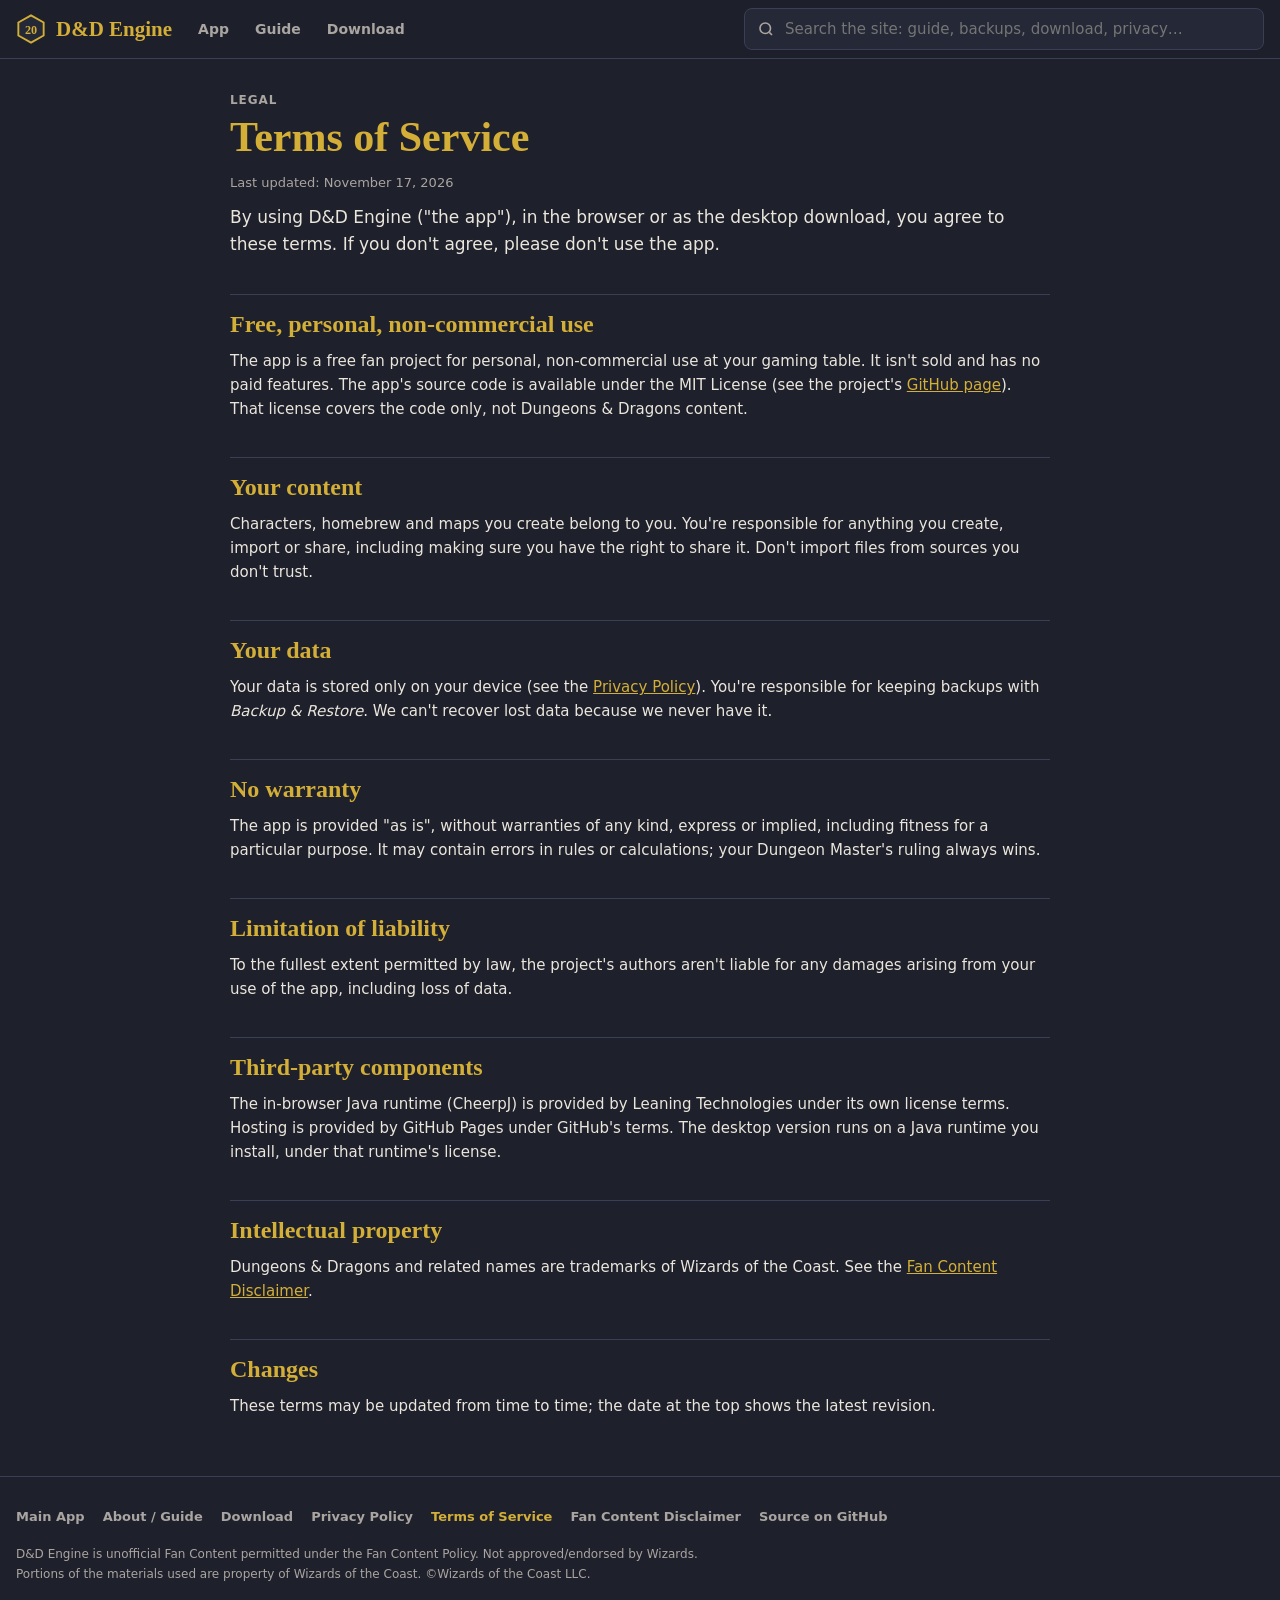
<file: web/terms.html>
<!doctype html>
<html lang="en">
<head>
<meta charset="utf-8">
<meta name="viewport" content="width=device-width, initial-scale=1, viewport-fit=cover">
<title>Terms of Service · D&amp;D Engine</title>
<meta name="description" content="Terms for using D&amp;D Engine, a free, unofficial D&amp;D 2024 character builder.">
<meta name="robots" content="index, follow">
<meta name="color-scheme" content="dark">
<meta name="theme-color" content="#1E202C">
<link rel="canonical" href="https://tylernicastro.github.io/dnd_engine/terms.html">
<link rel="icon" href="data:image/svg+xml,%3Csvg xmlns='http://www.w3.org/2000/svg' viewBox='0 0 64 64'%3E%3Cpolygon points='32,3 59,18 59,46 32,61 5,46 5,18' fill='%23252836' stroke='%23D4AF37' stroke-width='4'/%3E%3Ctext x='32' y='42' font-family='Georgia,serif' font-size='26' font-weight='700' fill='%23D4AF37' text-anchor='middle'%3E20%3C/text%3E%3C/svg%3E">
<link rel="stylesheet" href="site.css">
</head>
<body>
<a class="skip" href="#main">Skip to content</a>

<header class="site" id="siteHeader">
  <div class="bar">
    <a class="brand" href="./" aria-label="D&amp;D Engine home">
      <svg viewBox="0 0 64 64" aria-hidden="true"><polygon points="32,3 59,18 59,46 32,61 5,46 5,18" fill="#252836" stroke="#D4AF37" stroke-width="4"/><text x="32" y="42" font-family="Georgia,serif" font-size="26" font-weight="700" fill="#D4AF37" text-anchor="middle">20</text></svg>
      <span>D&amp;D Engine</span>
    </a>
    <nav class="nav" aria-label="Main">
      <a href="./">App</a>
      <a href="about.html">Guide</a>
      <a href="download.html">Download</a>
    </nav>
    <div class="search" id="search" role="search">
      <label class="sr-only" for="q">Search this website</label>
      <svg class="icon" width="18" height="18" viewBox="0 0 24 24" fill="none" stroke="currentColor" stroke-width="2.2" aria-hidden="true"><circle cx="11" cy="11" r="7"/><path d="m20 20-3.5-3.5"/></svg>
      <input id="q" type="search" autocomplete="off" spellcheck="false" enterkeyhint="go"
             placeholder="Search the site: guide, backups, download, privacy…"
             role="combobox" aria-expanded="false" aria-controls="resultList" aria-autocomplete="list">
      <button class="clear" id="qClear" type="button" aria-label="Clear search" hidden>&times;</button>
      <div class="results" id="results" hidden><ul id="resultList" role="listbox" aria-label="Pages and sections"></ul></div>
    </div>
  </div>
</header>

<main id="main" class="page">
  <article class="doc">
    <span class="eyebrow">Legal</span>
    <h1>Terms of Service</h1>
    <p class="updated">Last updated: November 17, 2026</p>
    <p class="lead">By using D&amp;D Engine ("the app"), in the browser or as the desktop download, you agree to these terms. If you don't agree, please don't use the app.</p>

    <h2 id="use">Free, personal, non-commercial use</h2>
    <p>The app is a free fan project for personal, non-commercial use at your gaming table. It isn't sold and has no paid features. The app's source code is available under the MIT License (see the project's <a href="https://github.com/TylerNicastro/dnd_engine" rel="noopener">GitHub page</a>). That license covers the code only, not Dungeons &amp; Dragons content.</p>

    <h2 id="content">Your content</h2>
    <p>Characters, homebrew and maps you create belong to you. You're responsible for anything you create, import or share, including making sure you have the right to share it. Don't import files from sources you don't trust.</p>

    <h2 id="data">Your data</h2>
    <p>Your data is stored only on your device (see the <a href="privacy.html">Privacy Policy</a>). You're responsible for keeping backups with <em>Backup &amp; Restore</em>. We can't recover lost data because we never have it.</p>

    <h2 id="warranty">No warranty</h2>
    <p>The app is provided "as is", without warranties of any kind, express or implied, including fitness for a particular purpose. It may contain errors in rules or calculations; your Dungeon Master's ruling always wins.</p>

    <h2 id="liability">Limitation of liability</h2>
    <p>To the fullest extent permitted by law, the project's authors aren't liable for any damages arising from your use of the app, including loss of data.</p>

    <h2 id="third-party">Third-party components</h2>
    <p>The in-browser Java runtime (CheerpJ) is provided by Leaning Technologies under its own license terms. Hosting is provided by GitHub Pages under GitHub's terms. The desktop version runs on a Java runtime you install, under that runtime's license.</p>

    <h2 id="ip">Intellectual property</h2>
    <p>Dungeons &amp; Dragons and related names are trademarks of Wizards of the Coast. See the <a href="disclaimer.html">Fan Content Disclaimer</a>.</p>

    <h2 id="changes">Changes</h2>
    <p>These terms may be updated from time to time; the date at the top shows the latest revision.</p>
  </article>
</main>

<footer class="site">
  <div class="inner">
    <nav aria-label="Site links">
      <a href="./">Main App</a>
      <a href="about.html">About / Guide</a>
      <a href="download.html">Download</a>
      <a href="privacy.html">Privacy Policy</a>
      <a href="terms.html" aria-current="page">Terms of Service</a>
      <a href="disclaimer.html">Fan Content Disclaimer</a>
      <a href="https://github.com/TylerNicastro/dnd_engine">Source on GitHub</a>
    </nav>
    <p class="fan">D&amp;D Engine is unofficial Fan Content permitted under the Fan Content Policy. Not approved/endorsed by Wizards. Portions of the materials used are property of Wizards of the Coast. ©Wizards of the Coast LLC.</p>
  </div>
</footer>

<script src="site.js"></script>
</body>
</html>
</file>
<file: web/site.css>
/* Shared styles for every page of the D&D Engine website (header, search, footer, content pages).
   Colors match the app's palette (App.java): SHEET_BG #1E202C, SHEET_CARD #252836, SHEET_ROW_ALT #2A2E3F, GOLD #D4AF37. */
:root {
  --bg: #1E202C;
  --card: #252836;
  --row: #2A2E3F;
  --border: #3A3F55;
  --hover: #34394F;
  --gold: #D4AF37;
  --gold-soft: rgba(212, 175, 55, .35);
  --red: #C62828;
  --red-hover: #DC3C3C;
  --text: #EBE6DC;
  --muted: #AAA5A0;
  --serif: Georgia, "Times New Roman", serif;
  --sans: system-ui, -apple-system, "Segoe UI", Roboto, Helvetica, Arial, sans-serif;
  --header-h: 64px;
  color-scheme: dark;
}
* { box-sizing: border-box; }
html, body { margin: 0; background: var(--bg); color: var(--text); }
html { scroll-padding-top: calc(var(--header-h) + 12px); }
body { font: 15px/1.6 var(--sans); min-height: 100vh; display: flex; flex-direction: column; }
a { color: var(--gold); }
a:hover { color: #E8C860; }
button { font: inherit; }
[hidden] { display: none !important; }
.sr-only { position: absolute; width: 1px; height: 1px; overflow: hidden; clip: rect(0 0 0 0); white-space: nowrap; }
.skip { position: absolute; left: -999px; top: 8px; z-index: 100; background: var(--gold); color: var(--bg); padding: 8px 12px; border-radius: 6px; font-weight: 700; }
.skip:focus { left: 8px; }

/* ---------------- header ---------------- */
header.site {
  position: sticky; top: 0; z-index: 40;
  background: rgba(30, 32, 44, .96);
  border-bottom: 1px solid var(--border);
  padding: calc(8px + env(safe-area-inset-top, 0px)) max(16px, env(safe-area-inset-right, 0px)) 8px max(16px, env(safe-area-inset-left, 0px));
}
.bar { display: flex; align-items: center; gap: 14px; max-width: 1400px; margin: 0 auto; }
.brand { display: flex; align-items: center; gap: 10px; text-decoration: none; color: var(--gold); font: 700 21px var(--serif); white-space: nowrap; }
.brand:hover { color: var(--gold); }
.brand svg { width: 30px; height: 30px; flex: none; }
.nav { display: flex; gap: 2px; }
.nav a {
  display: inline-flex; align-items: center; min-height: 40px; padding: 0 12px; border-radius: 8px;
  color: var(--muted); text-decoration: none; font-weight: 700; font-size: 14px; white-space: nowrap;
}
.nav a:hover { color: var(--gold); background: var(--row); }
.nav a[aria-current="page"] { color: var(--gold); box-shadow: inset 0 -2px 0 var(--gold); border-radius: 8px 8px 0 0; }

/* ---------------- site search ---------------- */
.search { position: relative; flex: 1; min-width: 0; max-width: 520px; margin-left: auto; }
.search input {
  width: 100%; height: 42px; padding: 0 40px; border-radius: 8px;
  border: 1px solid var(--border); background: var(--card); color: var(--text); font: 15px var(--sans);
}
.search input::-webkit-search-cancel-button, .search input::-webkit-search-decoration { -webkit-appearance: none; appearance: none; }
.search input:focus { outline: none; border-color: var(--gold); box-shadow: 0 0 0 3px rgba(212, 175, 55, .18); }
.search .icon { position: absolute; left: 13px; top: 50%; transform: translateY(-50%); color: var(--muted); pointer-events: none; }
.search .clear {
  position: absolute; right: 5px; top: 50%; transform: translateY(-50%); width: 32px; height: 32px;
  border: 0; border-radius: 6px; background: transparent; color: var(--muted); cursor: pointer; font-size: 18px;
}
.search .clear:hover { color: var(--gold); background: var(--row); }
.results {
  position: absolute; left: 0; right: 0; top: calc(100% + 6px); z-index: 55;
  background: var(--card); border: 1px solid var(--gold-soft); border-radius: 10px;
  box-shadow: 0 16px 40px rgba(0, 0, 0, .5); overflow: hidden; max-height: min(70vh, 560px); display: flex; flex-direction: column;
}
.results ul { list-style: none; margin: 0; padding: 6px; overflow-y: auto; }
.result {
  display: block; width: 100%; text-align: left; border: 0; border-radius: 8px; background: transparent;
  color: var(--text); padding: 9px 10px; cursor: pointer; min-height: 44px; text-decoration: none;
}
.result:hover, .result.active { background: var(--hover); color: var(--text); }
.result .top { display: flex; align-items: baseline; gap: 8px; flex-wrap: wrap; }
.result .title { font: 700 16px var(--serif); color: var(--gold); }
.result .sub { display: block; color: var(--muted); font-size: 13px; margin-top: 1px; }
.badge { font-size: 11px; font-weight: 700; letter-spacing: .04em; text-transform: uppercase; color: var(--muted); border: 1px solid var(--border); border-radius: 4px; padding: 0 6px; }
mark { background: rgba(212, 175, 55, .3); color: inherit; border-radius: 2px; padding: 0 1px; }
.empty { padding: 14px; color: var(--muted); }

/* ---------------- buttons ---------------- */
.btn {
  display: inline-flex; align-items: center; justify-content: center; gap: 6px; min-height: 44px; padding: 0 16px;
  border-radius: 8px; border: 1px solid var(--border); background: var(--row); color: var(--text);
  font-weight: 700; font-size: 14px; cursor: pointer; text-decoration: none; white-space: nowrap;
  -webkit-tap-highlight-color: transparent; touch-action: manipulation;
}
.btn:hover { border-color: var(--gold); color: var(--gold); }
.btn-primary { background: var(--red); border-color: var(--red); color: var(--text); }
.btn-primary:hover { background: var(--red-hover); border-color: var(--red-hover); color: var(--text); }
.btn-gold { background: var(--gold); border-color: var(--gold); color: var(--bg); }
.btn-gold:hover { background: #E2C150; color: var(--bg); }

/* ---------------- content pages ---------------- */
main { flex: 1; display: flex; flex-direction: column; }
.page { padding: 34px max(16px, env(safe-area-inset-left, 0px)) 48px; }
.doc { width: 100%; max-width: 820px; margin: 0 auto; }
.doc .eyebrow { display: block; font: 700 12px var(--sans); letter-spacing: .08em; text-transform: uppercase; color: var(--muted); margin-bottom: 6px; }
.doc h1 { font: 700 clamp(30px, 5vw, 42px)/1.15 var(--serif); color: var(--gold); margin: 0 0 12px; }
.doc .lead { font-size: 17px; color: var(--text); margin: 0 0 22px; }
.doc h2 { font: 700 24px/1.25 var(--serif); color: var(--gold); margin: 36px 0 10px; padding-top: 14px; border-top: 1px solid var(--border); }
.doc h3 { font: 700 18px var(--serif); color: var(--gold); margin: 22px 0 6px; }
.doc p, .doc li { margin: 0 0 10px; }
.doc ul, .doc ol { padding-left: 1.3em; }
.doc code, .doc kbd {
  font: 13px ui-monospace, SFMono-Regular, Consolas, monospace; background: var(--row); border: 1px solid var(--border);
  border-radius: 4px; padding: 1px 5px;
}
.doc pre { background: var(--row); border: 1px solid var(--border); border-radius: 8px; padding: 12px 14px; overflow-x: auto; }
.doc pre code { background: none; border: 0; padding: 0; }
.doc .updated { color: var(--muted); font-size: 13px; }
.card { background: var(--card); border: 1px solid var(--border); border-radius: 12px; padding: 18px 20px; margin: 16px 0; }
.card.gold { border-color: var(--gold-soft); }
.toc { background: var(--card); border: 1px solid var(--border); border-radius: 12px; padding: 14px 18px; margin: 0 0 8px; }
.toc strong { display: block; font-size: 12px; letter-spacing: .08em; text-transform: uppercase; color: var(--muted); margin-bottom: 6px; }
.toc ul { list-style: none; padding: 0; margin: 0; display: flex; flex-wrap: wrap; gap: 4px 18px; }
.toc a { text-decoration: none; font-weight: 600; }
.grid { display: grid; grid-template-columns: repeat(auto-fit, minmax(230px, 1fr)); gap: 12px; margin: 14px 0; }
.grid .card { margin: 0; }
.grid h3 { margin-top: 0; }
.row { display: flex; flex-wrap: wrap; gap: 10px; align-items: center; }

/* ---------------- footer ---------------- */
footer.site { padding: 22px max(16px, env(safe-area-inset-left, 0px)) calc(22px + env(safe-area-inset-bottom, 0px)); color: var(--muted); font-size: 13px; border-top: 1px solid var(--border); }
footer .inner { max-width: 1400px; margin: 0 auto; display: flex; flex-wrap: wrap; gap: 10px 22px; align-items: center; justify-content: space-between; }
footer nav { display: flex; flex-wrap: wrap; gap: 4px 18px; }
footer nav a { display: inline-flex; align-items: center; min-height: 36px; text-decoration: none; color: var(--muted); font-weight: 600; }
footer nav a:hover, footer nav a[aria-current="page"] { color: var(--gold); }
.fan { max-width: 720px; font-size: 12px; margin: 0; }

/* ---------------- storage notice ---------------- */
.consent {
  position: fixed; left: 12px; right: 12px; bottom: calc(12px + env(safe-area-inset-bottom, 0px)); z-index: 70;
  max-width: 760px; margin: 0 auto; display: flex; gap: 14px; align-items: center; flex-wrap: wrap;
  background: var(--card); border: 1px solid var(--gold-soft); border-radius: 12px; padding: 14px 16px;
  box-shadow: 0 16px 40px rgba(0, 0, 0, .55);
}
.consent p { flex: 1 1 320px; margin: 0; font-size: 14px; }

/* ---------------- responsive ---------------- */
@media (max-width: 860px) {
  .bar { flex-wrap: wrap; gap: 6px 10px; }
  .brand { font-size: 19px; }
  .search { order: 3; flex: 1 1 100%; max-width: none; margin-left: 0; }
  .nav { margin-left: auto; }
}
@media (max-width: 460px) {
  .brand span { display: none; }
  .nav a { padding: 0 9px; }
  .results { position: fixed; left: 8px; right: 8px; top: calc(var(--header-h) + 4px); max-height: calc(100dvh - var(--header-h) - 16px); }
}
</file>
